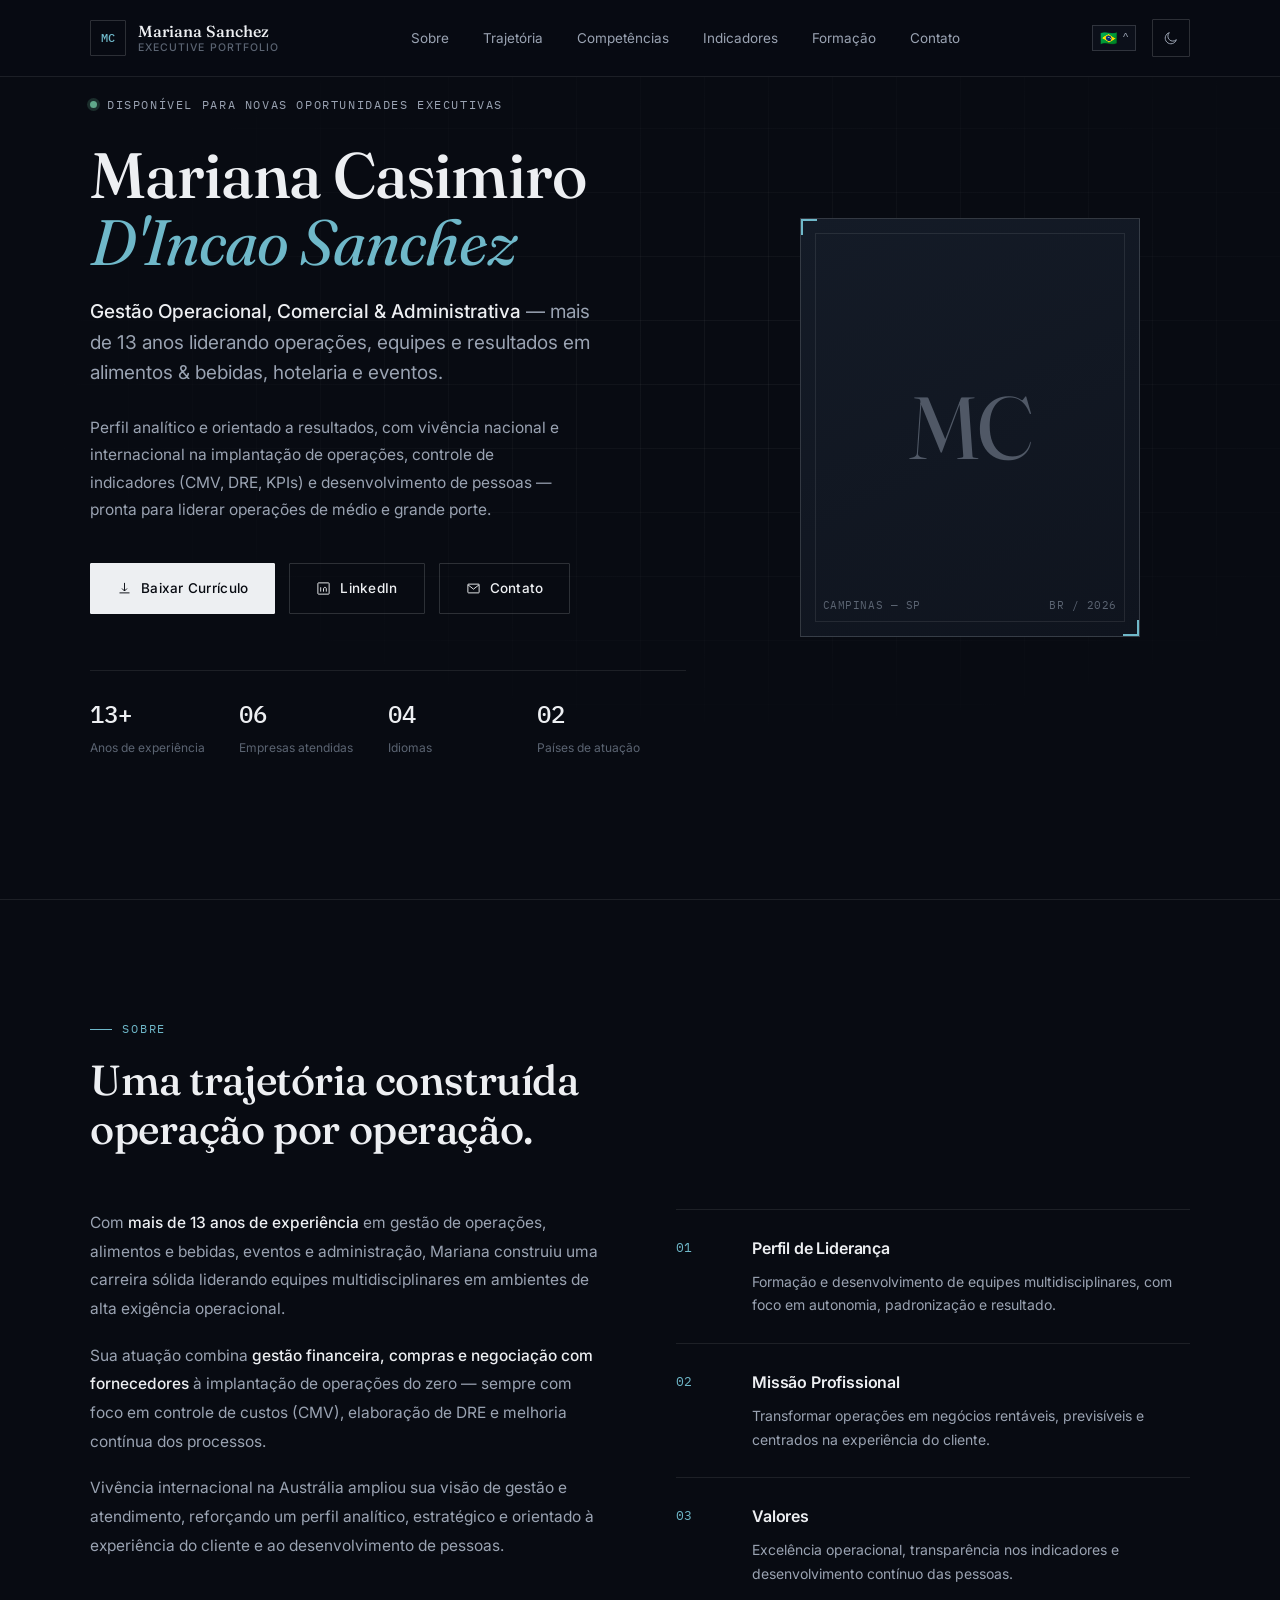
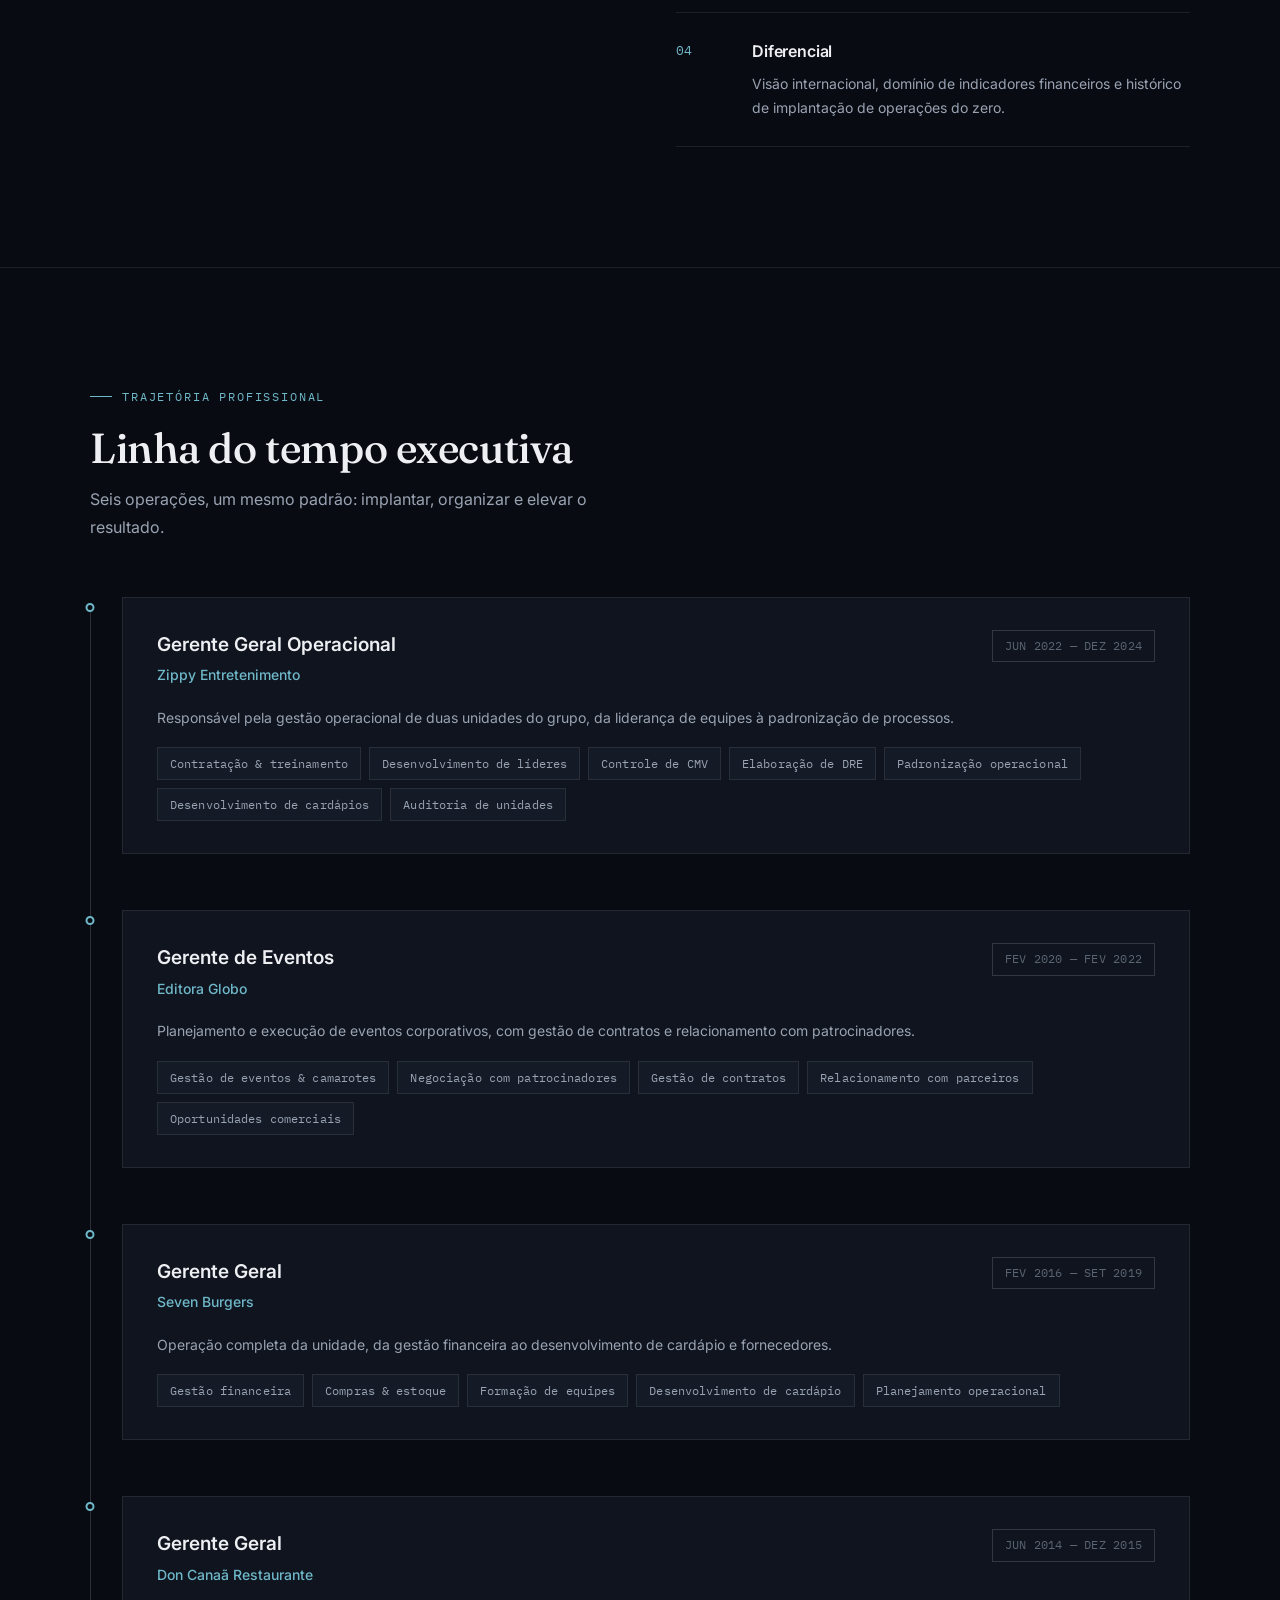
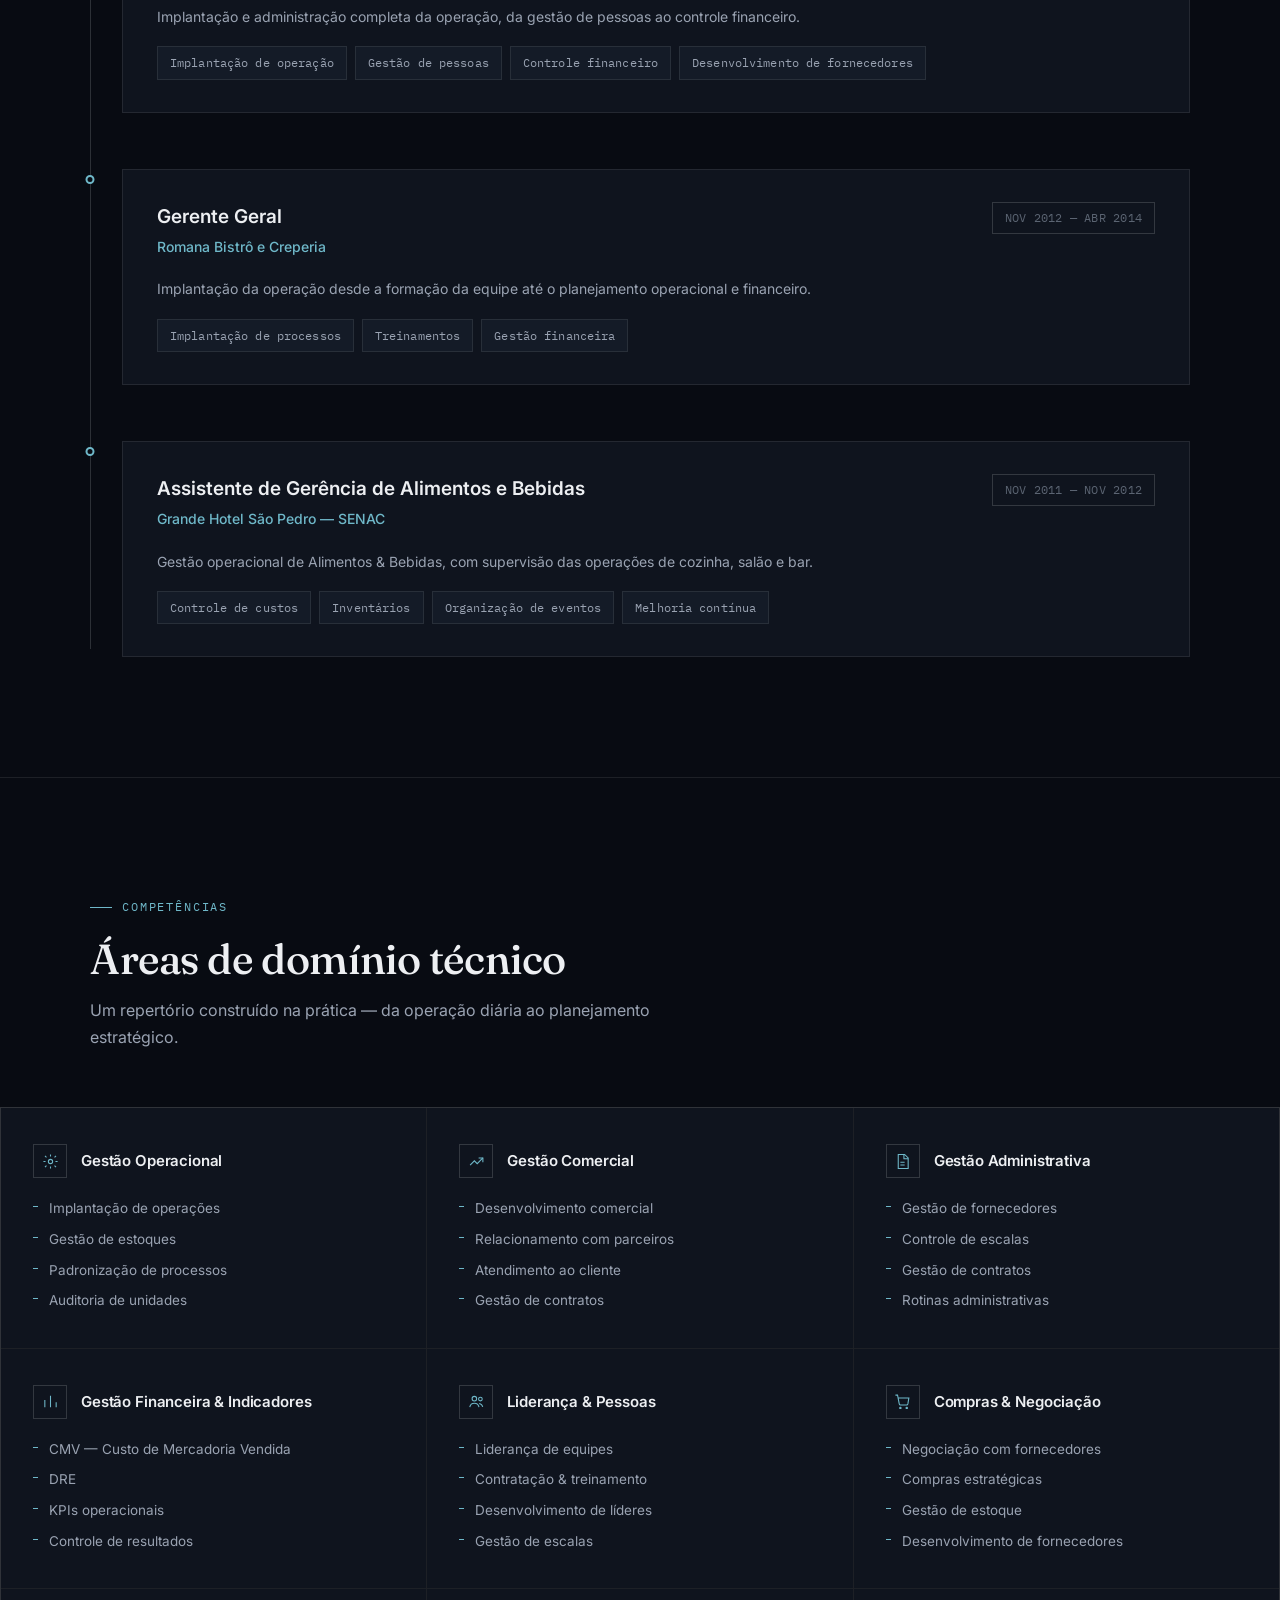
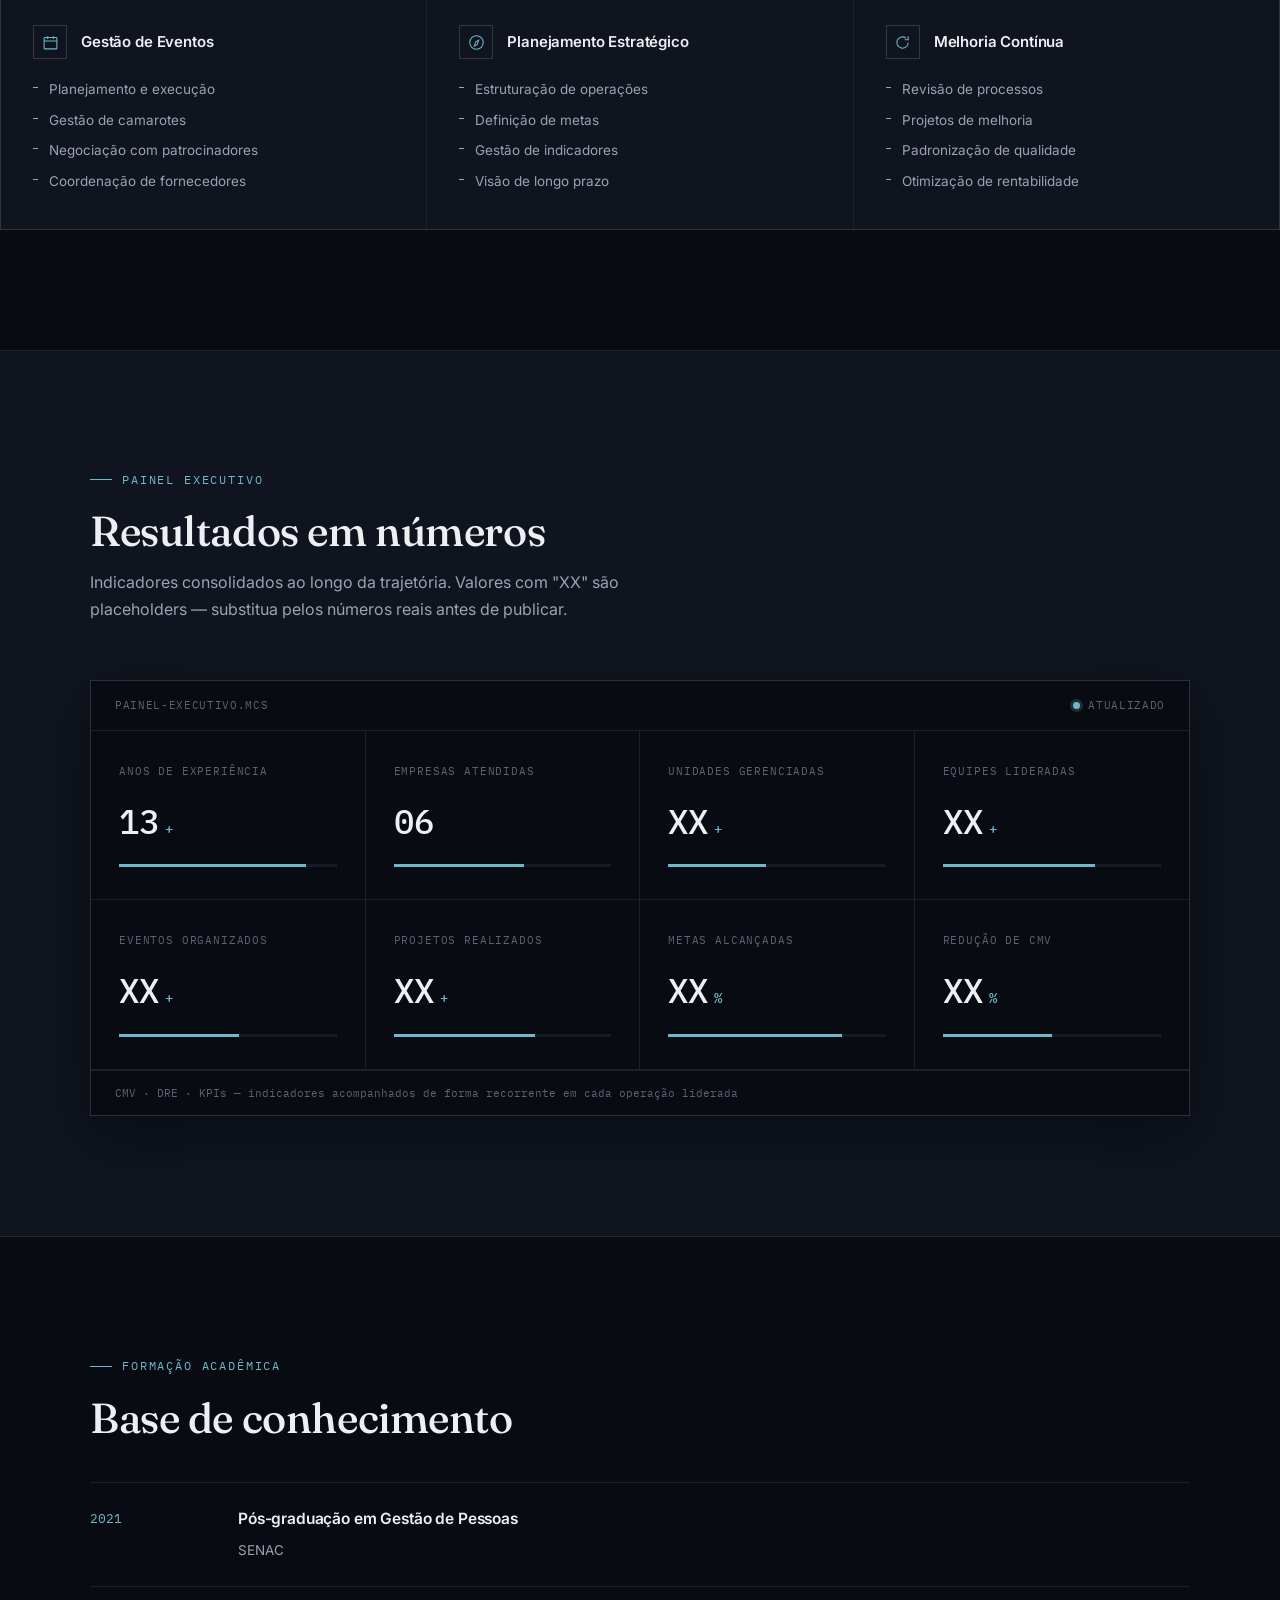
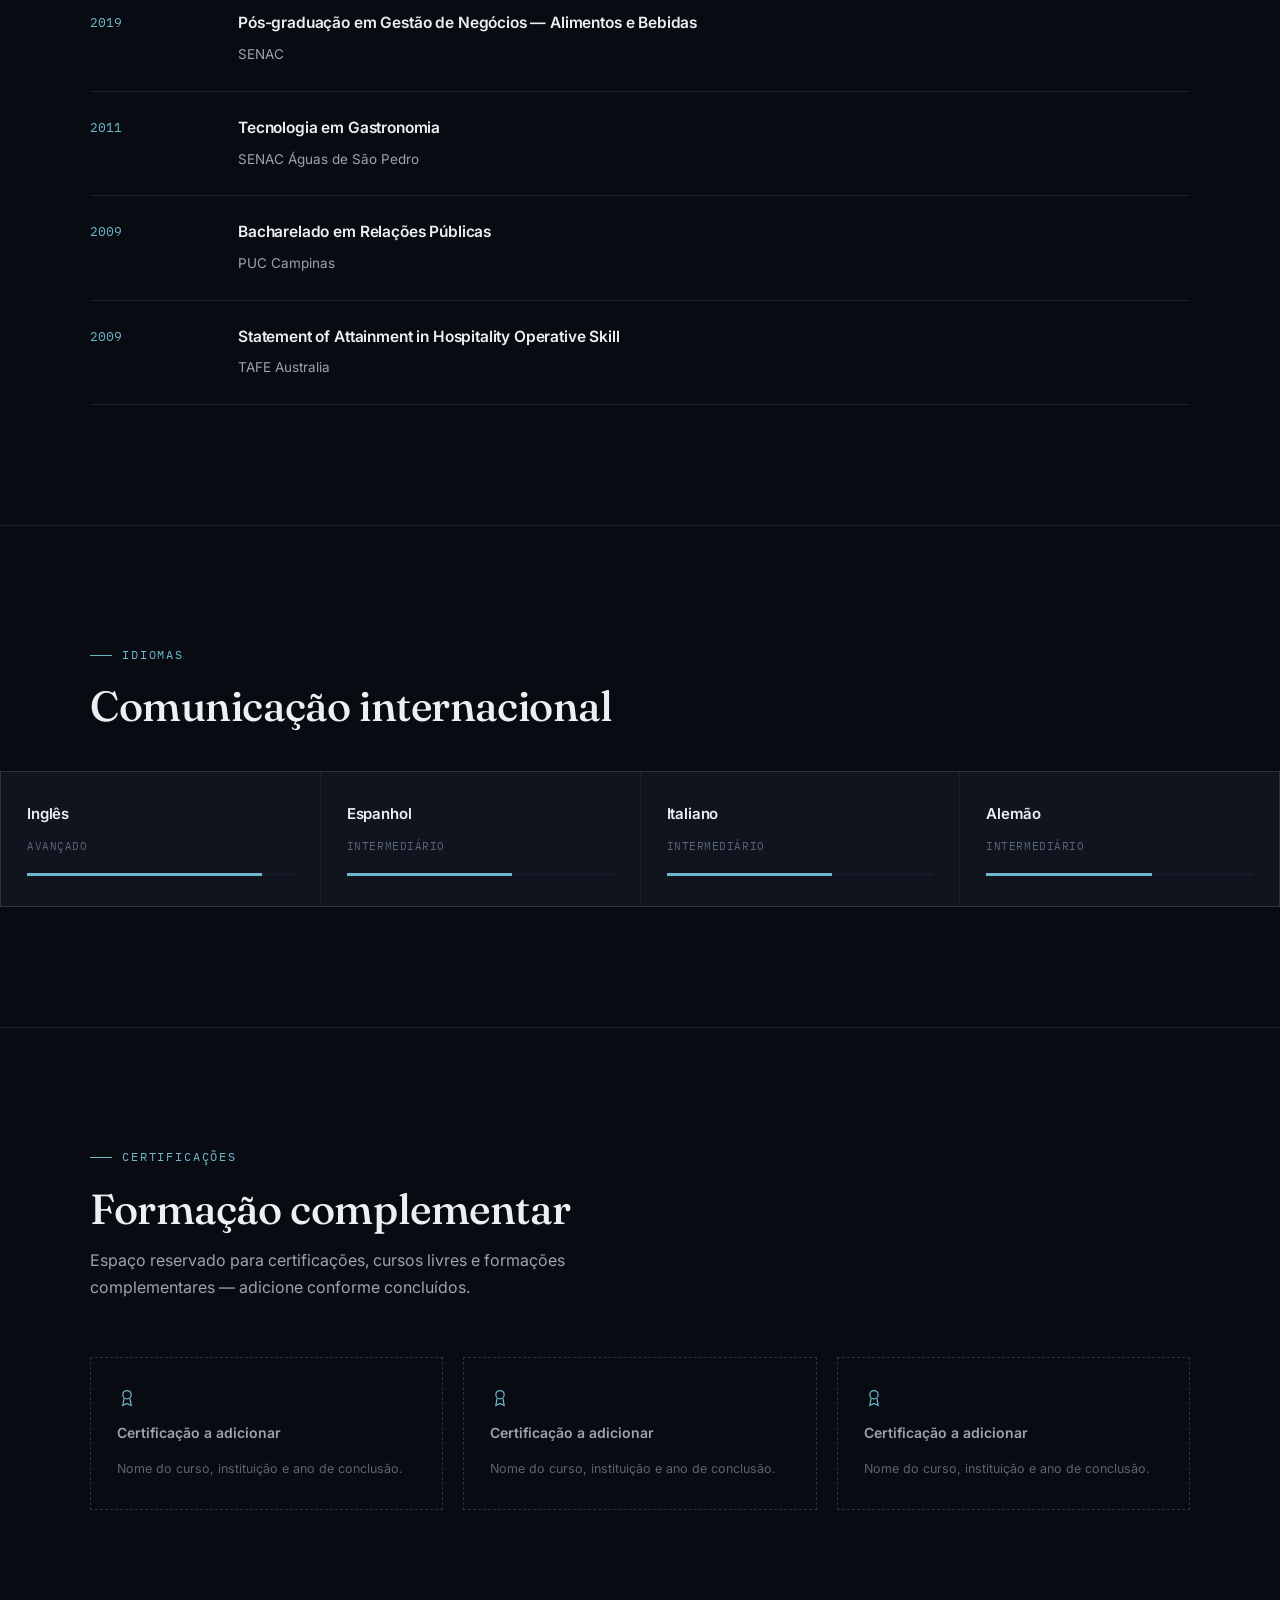
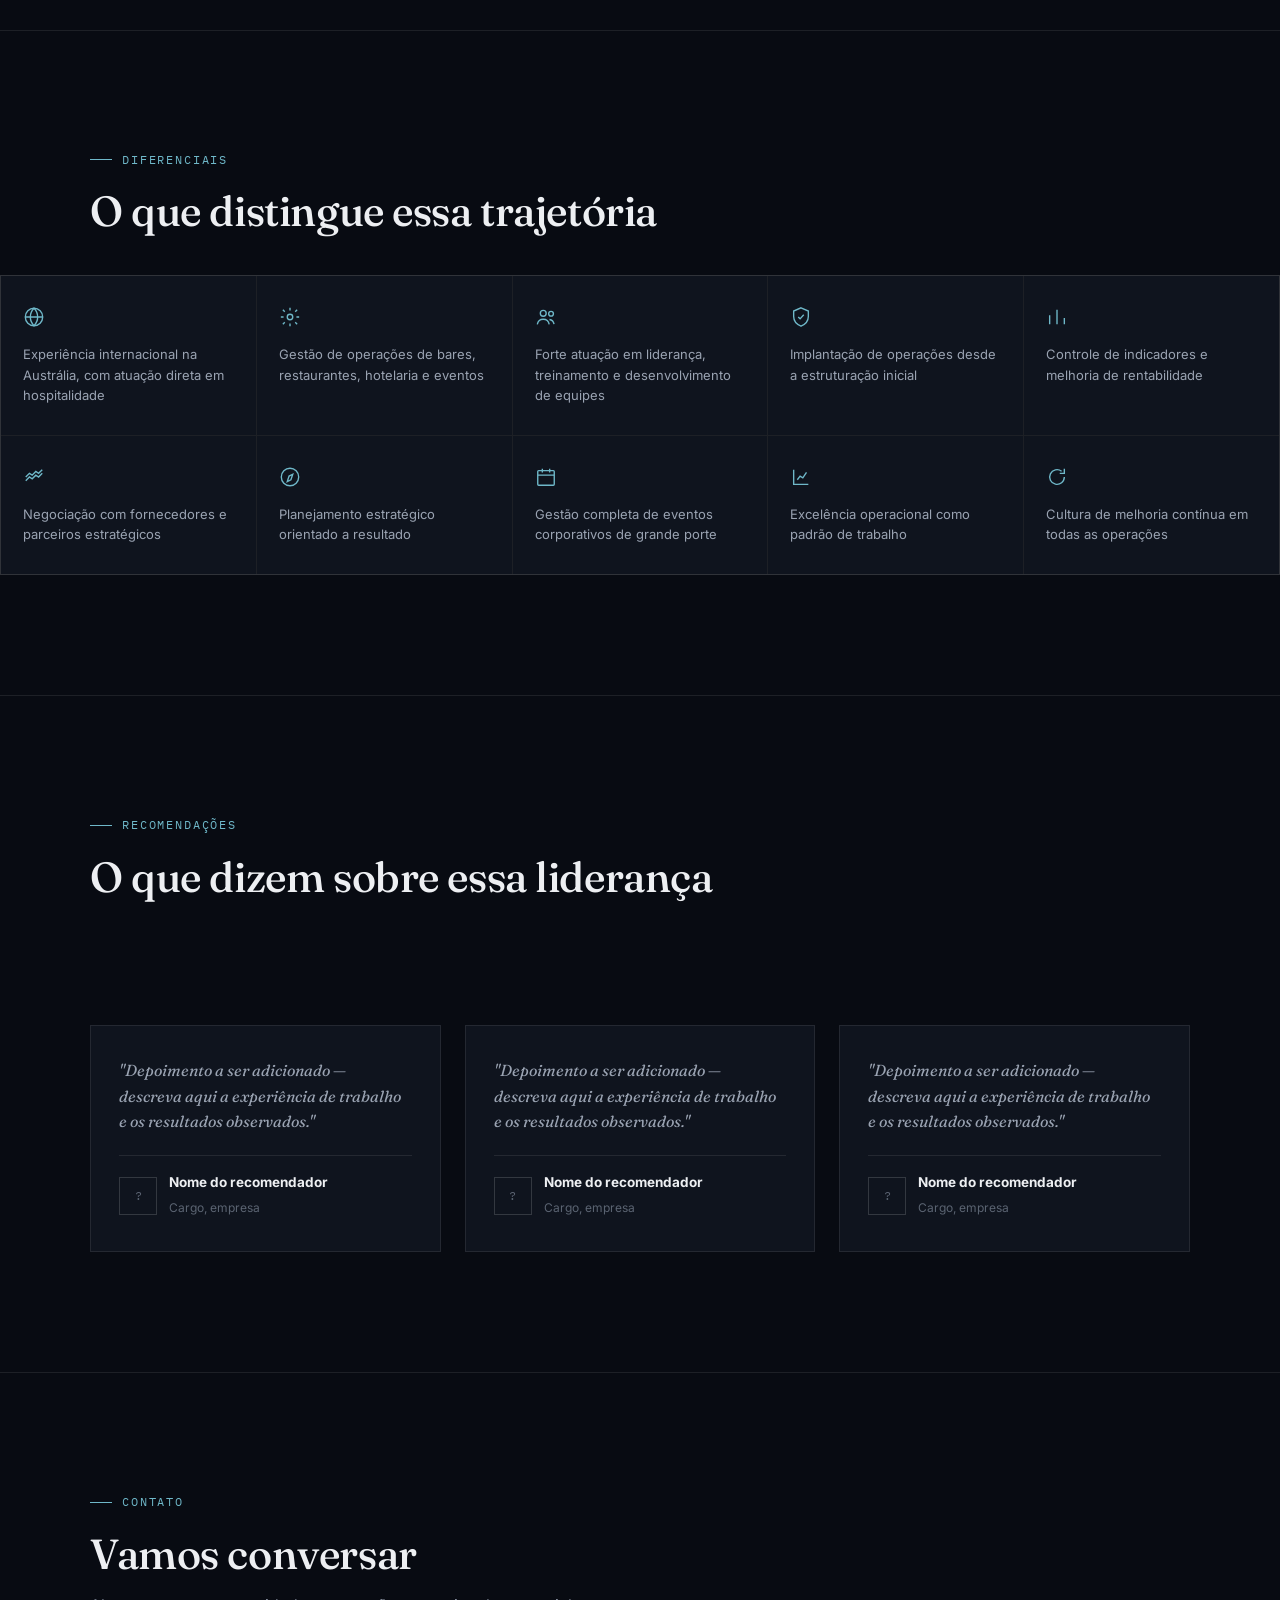
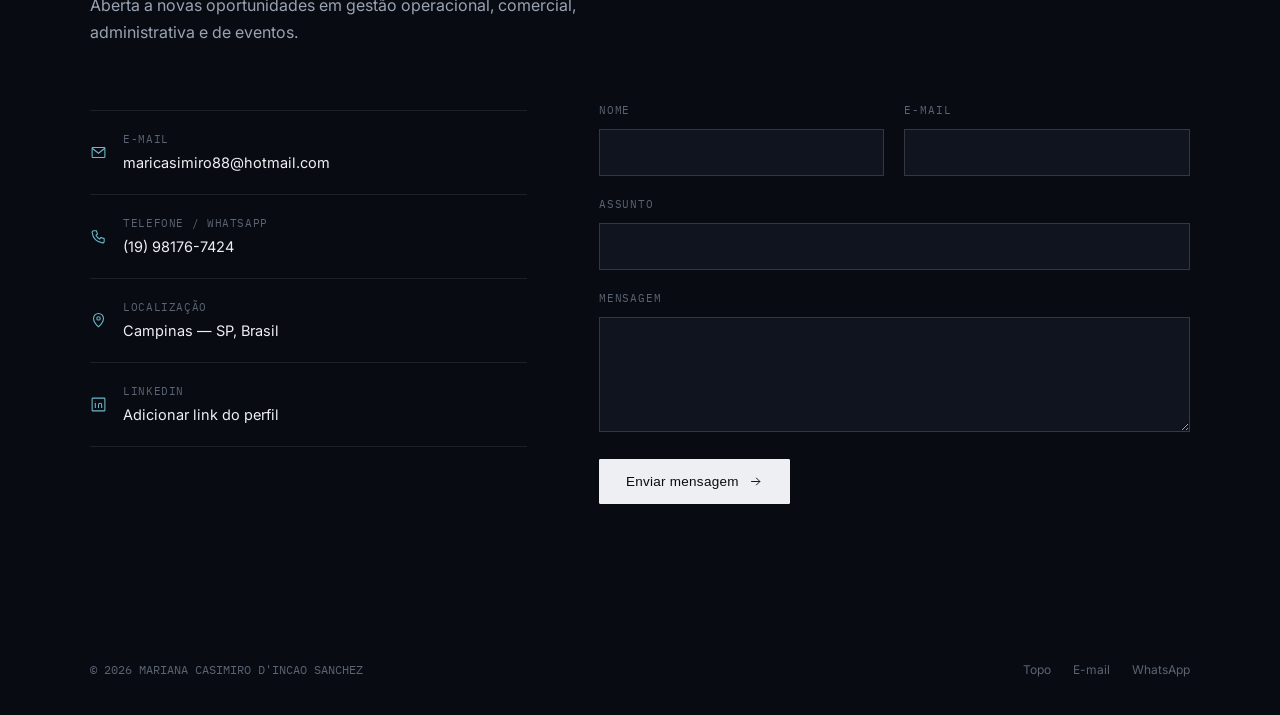
<file: index.html>
<!DOCTYPE html>
<html lang="pt-BR">
<head>
<meta charset="UTF-8">
<meta name="viewport" content="width=device-width, initial-scale=1.0">
<title>Mariana Casimiro D'Incao Sanchez — Gestão Operacional &amp; Estratégica</title>
<meta name="description" content="Portfólio executivo de Mariana Casimiro D'Incao Sanchez — 13+ anos em gestão operacional, comercial, administrativa e de eventos.">
<link rel="preconnect" href="https://fonts.googleapis.com">
<link rel="preconnect" href="https://fonts.gstatic.com" crossorigin>
<link href="https://fonts.googleapis.com/css2?family=Fraunces:opsz,wght@9..144,300;9..144,400;9..144,500;9..144,600&family=Inter:wght@300;400;500;600;700&family=IBM+Plex+Mono:wght@400;500&display=swap" rel="stylesheet">
<link rel="stylesheet" href="styles.css">
</head>
<body>
<svg width="0" height="0" style="position:absolute" aria-hidden="true" focusable="false">
<defs>
  <symbol id="ic-ops" viewBox="0 0 24 24" fill="none" stroke="currentColor" stroke-width="1.5"><circle cx="12" cy="12" r="3"/><path d="M12 2v3M12 19v3M4.2 4.2l2.1 2.1M17.7 17.7l2.1 2.1M2 12h3M19 12h3M4.2 19.8l2.1-2.1M17.7 6.3l2.1-2.1"/></symbol>
  <symbol id="ic-trend" viewBox="0 0 24 24" fill="none" stroke="currentColor" stroke-width="1.5"><path d="M3 17l6-6 4 4 8-8"/><path d="M15 7h6v6"/></symbol>
  <symbol id="ic-doc" viewBox="0 0 24 24" fill="none" stroke="currentColor" stroke-width="1.5"><path d="M6 2h9l5 5v15H6z"/><path d="M14 2v6h6M9 13h6M9 17h6"/></symbol>
  <symbol id="ic-bar" viewBox="0 0 24 24" fill="none" stroke="currentColor" stroke-width="1.5"><path d="M4 20V10M12 20V4M20 20v-7"/></symbol>
  <symbol id="ic-users" viewBox="0 0 24 24" fill="none" stroke="currentColor" stroke-width="1.5"><circle cx="9" cy="8" r="3.2"/><path d="M2.5 20c.7-3.6 3.2-5.5 6.5-5.5s5.8 1.9 6.5 5.5"/><circle cx="17.5" cy="8.5" r="2.6"/><path d="M15.8 14.7c2.6.4 4.4 2.1 5 5"/></symbol>
  <symbol id="ic-growth" viewBox="0 0 24 24" fill="none" stroke="currentColor" stroke-width="1.5"><path d="M4 4v16h16"/><path d="M8 15l3-4 3 2 4-6"/></symbol>
  <symbol id="ic-cart" viewBox="0 0 24 24" fill="none" stroke="currentColor" stroke-width="1.5"><circle cx="9" cy="21" r="1"/><circle cx="18" cy="21" r="1"/><path d="M2 3h3l2.4 12.4a2 2 0 0 0 2 1.6h8.2a2 2 0 0 0 2-1.6L21 7H6"/></symbol>
  <symbol id="ic-shake" viewBox="0 0 24 24" fill="none" stroke="currentColor" stroke-width="1.5"><path d="M3 12l4-4 3 2 4-4 3 2 4-4"/><path d="M3 16l4-4 3 2 4-4 3 2 4-4"/></symbol>
  <symbol id="ic-calendar" viewBox="0 0 24 24" fill="none" stroke="currentColor" stroke-width="1.5"><rect x="3" y="5" width="18" height="16" rx="1"/><path d="M8 3v4M16 3v4M3 10h18"/></symbol>
  <symbol id="ic-compass" viewBox="0 0 24 24" fill="none" stroke="currentColor" stroke-width="1.5"><circle cx="12" cy="12" r="9.5"/><path d="M15 9l-2 6-4 2 2-6z"/></symbol>
  <symbol id="ic-loop" viewBox="0 0 24 24" fill="none" stroke="currentColor" stroke-width="1.5"><path d="M20 12a8 8 0 1 1-3-6.2"/><path d="M20 3v5h-5"/></symbol>
  <symbol id="ic-globe" viewBox="0 0 24 24" fill="none" stroke="currentColor" stroke-width="1.5"><circle cx="12" cy="12" r="9.5"/><path d="M2.5 12h19M12 2.5c2.6 2.7 4 6 4 9.5s-1.4 6.8-4 9.5c-2.6-2.7-4-6-4-9.5s1.4-6.8 4-9.5z"/></symbol>
  <symbol id="ic-shield" viewBox="0 0 24 24" fill="none" stroke="currentColor" stroke-width="1.5"><path d="M12 2l8 3.5v6c0 5-3.4 8.6-8 10.5-4.6-1.9-8-5.5-8-10.5v-6z"/><path d="M9 12l2 2 4-4.5"/></symbol>
  <symbol id="ic-mail" viewBox="0 0 24 24" fill="none" stroke="currentColor" stroke-width="1.5"><rect x="3" y="5" width="18" height="14" rx="1"/><path d="M3 6l9 7 9-7"/></symbol>
  <symbol id="ic-phone" viewBox="0 0 24 24" fill="none" stroke="currentColor" stroke-width="1.5"><path d="M5 4h4l1.6 4.5-2.2 1.8a12 12 0 0 0 5.3 5.3l1.8-2.2L20 15v4a2 2 0 0 1-2.2 2C10 20.4 3.6 14 3 6.2A2 2 0 0 1 5 4z"/></symbol>
  <symbol id="ic-pin" viewBox="0 0 24 24" fill="none" stroke="currentColor" stroke-width="1.5"><path d="M12 21s7-6.6 7-12a7 7 0 0 0-14 0c0 5.4 7 12 7 12z"/><circle cx="12" cy="9" r="2.4"/></symbol>
  <symbol id="ic-linkedin" viewBox="0 0 24 24" fill="none" stroke="currentColor" stroke-width="1.5"><rect x="3" y="3" width="18" height="18" rx="1"/><path d="M7.5 10v7M7.5 7.2v.1M12 17v-4.2c0-1.6 1-2.6 2.4-2.6s2.1 1 2.1 2.6V17"/></symbol>
  <symbol id="ic-cv" viewBox="0 0 24 24" fill="none" stroke="currentColor" stroke-width="1.5"><path d="M12 3v13M12 16l-4-4M12 16l4-4"/><path d="M4 19h16"/></symbol>
  <symbol id="ic-arrow" viewBox="0 0 24 24" fill="none" stroke="currentColor" stroke-width="1.5"><path d="M5 12h14M13 6l6 6-6 6"/></symbol>
  <symbol id="ic-sun" viewBox="0 0 24 24" fill="none" stroke="currentColor" stroke-width="1.5"><circle cx="12" cy="12" r="4"/><path d="M12 2v2M12 20v2M4.2 4.2l1.4 1.4M18.4 18.4l1.4 1.4M2 12h2M20 12h2M4.2 19.8l1.4-1.4M18.4 5.6l1.4-1.4"/></symbol>
  <symbol id="ic-moon" viewBox="0 0 24 24" fill="none" stroke="currentColor" stroke-width="1.5"><path d="M20 14.5A8.5 8.5 0 1 1 9.5 4a7 7 0 0 0 10.5 10.5z"/></symbol>
  <symbol id="ic-menu" viewBox="0 0 24 24" fill="none" stroke="currentColor" stroke-width="1.5"><path d="M4 7h16M4 12h16M4 17h16"/></symbol>
  <symbol id="ic-x" viewBox="0 0 24 24" fill="none" stroke="currentColor" stroke-width="1.5"><path d="M6 6l12 12M18 6L6 18"/></symbol>
  <symbol id="ic-award" viewBox="0 0 24 24" fill="none" stroke="currentColor" stroke-width="1.5"><circle cx="12" cy="8" r="5"/><path d="M8.5 12.5L7 21l5-2.5 5 2.5-1.5-8.5"/></symbol>
</defs>
</svg>

<header>
  <nav class="wrap">
    <a href="#hero" class="brand">
      <span class="brand-mark">MC</span>
      <span class="brand-name">Mariana Sanchez<small>Executive Portfolio</small></span>
    </a>
    <ul class="navlinks">
      <li><a href="#sobre">Sobre</a></li>
      <li><a href="#trajetoria">Trajetória</a></li>
      <li><a href="#competencias">Competências</a></li>
      <li><a href="#indicadores">Indicadores</a></li>
      <li><a href="#formacao">Formação</a></li>
      <li><a href="#contato">Contato</a></li>
    </ul>
    <div class="nav-actions">
      <div class="lang-switch" id="langSwitch" role="group" aria-label="Selecionar idioma do site">
        <button class="lang-current" id="langToggle" aria-label="Abrir idiomas" aria-expanded="false" aria-controls="langMenu">
          <span class="lang-current-flag" id="langCurrentFlag">🇧🇷</span>
          <span class="lang-caret" aria-hidden="true">^</span>
        </button>
        <div class="lang-menu" id="langMenu">
          <button class="lang-btn is-active" data-lang="pt" aria-pressed="true" aria-label="Português" title="Português">🇧🇷</button>
          <button class="lang-btn" data-lang="en" aria-pressed="false" aria-label="English" title="English">🇺🇸</button>
          <button class="lang-btn" data-lang="de" aria-pressed="false" aria-label="Deutsch" title="Deutsch">🇩🇪</button>
        </div>
      </div>
      <button class="theme-toggle" id="themeToggle" aria-label="Alternar tema claro/escuro">
        <svg class="icon-moon"><use href="#ic-moon"></use></svg>
        <svg class="icon-sun"><use href="#ic-sun"></use></svg>
      </button>
      <button class="menu-btn" id="menuBtn" aria-label="Abrir menu" aria-expanded="false" aria-controls="mobilePanel">
        <svg style="width:16px;height:16px"><use href="#ic-menu" id="menuIcon"></use></svg>
      </button>
    </div>
  </nav>
  <div class="mobile-panel" id="mobilePanel">
    <a href="#sobre">Sobre</a>
    <a href="#trajetoria">Trajetória</a>
    <a href="#competencias">Competências</a>
    <a href="#indicadores">Indicadores</a>
    <a href="#formacao">Formação</a>
    <a href="#idiomas">Idiomas</a>
    <a href="#diferenciais">Diferenciais</a>
    <a href="#contato">Contato</a>
  </div>
</header>

<section class="hero" id="hero">
  <div class="hero-grid"></div>
  <div class="wrap hero-inner">
    <div class="hero-copy">
      <div class="hero-kicker"><span class="status-dot"></span><span>Disponível para novas oportunidades executivas</span></div>
      <h1>Mariana Casimiro<br><em>D'Incao Sanchez</em></h1>
      <p class="hero-role">
        <strong>Gestão Operacional, Comercial &amp; Administrativa</strong> — mais de 13 anos liderando operações, equipes e resultados em alimentos &amp; bebidas, hotelaria e eventos.
      </p>
      <p class="hero-summary">
        Perfil analítico e orientado a resultados, com vivência nacional e internacional na implantação de operações, controle de indicadores (CMV, DRE, KPIs) e desenvolvimento de pessoas — pronta para liderar operações de médio e grande porte.
      </p>
      <div class="cta-row">
        <a href="#contato" class="btn btn-primary"><svg><use href="#ic-cv"></use></svg>Baixar Currículo</a>
        <a href="#" target="_blank" rel="noopener" class="btn btn-ghost"><svg><use href="#ic-linkedin"></use></svg>LinkedIn</a>
        <a href="#contato" class="btn btn-ghost"><svg><use href="#ic-mail"></use></svg>Contato</a>
      </div>
      <div class="hero-stats">
        <div class="hero-stat"><b>13+</b><span>Anos de experiência</span></div>
        <div class="hero-stat"><b>06</b><span>Empresas atendidas</span></div>
        <div class="hero-stat"><b>04</b><span>Idiomas</span></div>
        <div class="hero-stat"><b>02</b><span>Países de atuação</span></div>
      </div>
    </div>
    <div class="hero-visual">
      <div class="avatar-frame">
        <div class="avatar-corner tl"></div>
        <div class="avatar-corner br"></div>
        <span class="avatar-mono">MC</span>
        <div class="avatar-tag"><span>Campinas — SP</span><span>BR / 2026</span></div>
      </div>
    </div>
  </div>
</section>

<section id="sobre">
  <div class="wrap">
    <div class="eyebrow">Sobre</div>
    <h2 class="section-title reveal">Uma trajetória construída<br>operação por operação.</h2>
    <div class="about-grid section-offset">
      <div class="about-text reveal">
        <p>Com <strong>mais de 13 anos de experiência</strong> em gestão de operações, alimentos e bebidas, eventos e administração, Mariana construiu uma carreira sólida liderando equipes multidisciplinares em ambientes de alta exigência operacional.</p>
        <p>Sua atuação combina <strong>gestão financeira, compras e negociação com fornecedores</strong> à implantação de operações do zero — sempre com foco em controle de custos (CMV), elaboração de DRE e melhoria contínua dos processos.</p>
        <p>Vivência internacional na Austrália ampliou sua visão de gestão e atendimento, reforçando um perfil analítico, estratégico e orientado à experiência do cliente e ao desenvolvimento de pessoas.</p>
      </div>
      <div class="pillars">
        <div class="pillar">
          <span class="pillar-idx">01</span>
          <div><h4>Perfil de Liderança</h4><p>Formação e desenvolvimento de equipes multidisciplinares, com foco em autonomia, padronização e resultado.</p></div>
        </div>
        <div class="pillar">
          <span class="pillar-idx">02</span>
          <div><h4>Missão Profissional</h4><p>Transformar operações em negócios rentáveis, previsíveis e centrados na experiência do cliente.</p></div>
        </div>
        <div class="pillar">
          <span class="pillar-idx">03</span>
          <div><h4>Valores</h4><p>Excelência operacional, transparência nos indicadores e desenvolvimento contínuo das pessoas.</p></div>
        </div>
        <div class="pillar">
          <span class="pillar-idx">04</span>
          <div><h4>Diferencial</h4><p>Visão internacional, domínio de indicadores financeiros e histórico de implantação de operações do zero.</p></div>
        </div>
      </div>
    </div>
  </div>
</section>

<section id="trajetoria" class="timeline">
  <div class="wrap">
    <div class="eyebrow">Trajetória Profissional</div>
    <h2 class="section-title reveal">Linha do tempo executiva</h2>
    <p class="section-sub reveal">Seis operações, um mesmo padrão: implantar, organizar e elevar o resultado.</p>

    <div class="timeline-track">
      <div class="tl-item reveal">
        <span class="tl-dot"></span>
        <div class="tl-card">
          <div class="tl-head">
            <div><div class="tl-role">Gerente Geral Operacional</div><div class="tl-company">Zippy Entretenimento</div></div>
            <span class="tl-period">JUN 2022 — DEZ 2024</span>
          </div>
          <p class="tl-desc">Responsável pela gestão operacional de duas unidades do grupo, da liderança de equipes à padronização de processos.</p>
          <div class="tl-tags">
            <span class="tl-tag">Contratação &amp; treinamento</span>
            <span class="tl-tag">Desenvolvimento de líderes</span>
            <span class="tl-tag">Controle de CMV</span>
            <span class="tl-tag">Elaboração de DRE</span>
            <span class="tl-tag">Padronização operacional</span>
            <span class="tl-tag">Desenvolvimento de cardápios</span>
            <span class="tl-tag">Auditoria de unidades</span>
          </div>
        </div>
      </div>

      <div class="tl-item reveal">
        <span class="tl-dot"></span>
        <div class="tl-card">
          <div class="tl-head">
            <div><div class="tl-role">Gerente de Eventos</div><div class="tl-company">Editora Globo</div></div>
            <span class="tl-period">FEV 2020 — FEV 2022</span>
          </div>
          <p class="tl-desc">Planejamento e execução de eventos corporativos, com gestão de contratos e relacionamento com patrocinadores.</p>
          <div class="tl-tags">
            <span class="tl-tag">Gestão de eventos &amp; camarotes</span>
            <span class="tl-tag">Negociação com patrocinadores</span>
            <span class="tl-tag">Gestão de contratos</span>
            <span class="tl-tag">Relacionamento com parceiros</span>
            <span class="tl-tag">Oportunidades comerciais</span>
          </div>
        </div>
      </div>

      <div class="tl-item reveal">
        <span class="tl-dot"></span>
        <div class="tl-card">
          <div class="tl-head">
            <div><div class="tl-role">Gerente Geral</div><div class="tl-company">Seven Burgers</div></div>
            <span class="tl-period">FEV 2016 — SET 2019</span>
          </div>
          <p class="tl-desc">Operação completa da unidade, da gestão financeira ao desenvolvimento de cardápio e fornecedores.</p>
          <div class="tl-tags">
            <span class="tl-tag">Gestão financeira</span>
            <span class="tl-tag">Compras &amp; estoque</span>
            <span class="tl-tag">Formação de equipes</span>
            <span class="tl-tag">Desenvolvimento de cardápio</span>
            <span class="tl-tag">Planejamento operacional</span>
          </div>
        </div>
      </div>

      <div class="tl-item reveal">
        <span class="tl-dot"></span>
        <div class="tl-card">
          <div class="tl-head">
            <div><div class="tl-role">Gerente Geral</div><div class="tl-company">Don Canaã Restaurante</div></div>
            <span class="tl-period">JUN 2014 — DEZ 2015</span>
          </div>
          <p class="tl-desc">Implantação e administração completa da operação, da gestão de pessoas ao controle financeiro.</p>
          <div class="tl-tags">
            <span class="tl-tag">Implantação de operação</span>
            <span class="tl-tag">Gestão de pessoas</span>
            <span class="tl-tag">Controle financeiro</span>
            <span class="tl-tag">Desenvolvimento de fornecedores</span>
          </div>
        </div>
      </div>

      <div class="tl-item reveal">
        <span class="tl-dot"></span>
        <div class="tl-card">
          <div class="tl-head">
            <div><div class="tl-role">Gerente Geral</div><div class="tl-company">Romana Bistrô e Creperia</div></div>
            <span class="tl-period">NOV 2012 — ABR 2014</span>
          </div>
          <p class="tl-desc">Implantação da operação desde a formação da equipe até o planejamento operacional e financeiro.</p>
          <div class="tl-tags">
            <span class="tl-tag">Implantação de processos</span>
            <span class="tl-tag">Treinamentos</span>
            <span class="tl-tag">Gestão financeira</span>
          </div>
        </div>
      </div>

      <div class="tl-item reveal">
        <span class="tl-dot"></span>
        <div class="tl-card">
          <div class="tl-head">
            <div><div class="tl-role">Assistente de Gerência de Alimentos e Bebidas</div><div class="tl-company">Grande Hotel São Pedro — SENAC</div></div>
            <span class="tl-period">NOV 2011 — NOV 2012</span>
          </div>
          <p class="tl-desc">Gestão operacional de Alimentos &amp; Bebidas, com supervisão das operações de cozinha, salão e bar.</p>
          <div class="tl-tags">
            <span class="tl-tag">Controle de custos</span>
            <span class="tl-tag">Inventários</span>
            <span class="tl-tag">Organização de eventos</span>
            <span class="tl-tag">Melhoria contínua</span>
          </div>
        </div>
      </div>
    </div>
  </div>
</section>

<section id="competencias">
  <div class="wrap">
    <div class="eyebrow">Competências</div>
    <h2 class="section-title reveal">Áreas de domínio técnico</h2>
    <p class="section-sub reveal">Um repertório construído na prática — da operação diária ao planejamento estratégico.</p>
  </div>
  <div class="comp-grid">
    <div class="comp-cat reveal"><div class="comp-cat-head"><span class="comp-icon"><svg><use href="#ic-ops"></use></svg></span><h4>Gestão Operacional</h4></div><ul class="comp-list"><li>Implantação de operações</li><li>Gestão de estoques</li><li>Padronização de processos</li><li>Auditoria de unidades</li></ul></div>
    <div class="comp-cat reveal"><div class="comp-cat-head"><span class="comp-icon"><svg><use href="#ic-trend"></use></svg></span><h4>Gestão Comercial</h4></div><ul class="comp-list"><li>Desenvolvimento comercial</li><li>Relacionamento com parceiros</li><li>Atendimento ao cliente</li><li>Gestão de contratos</li></ul></div>
    <div class="comp-cat reveal"><div class="comp-cat-head"><span class="comp-icon"><svg><use href="#ic-doc"></use></svg></span><h4>Gestão Administrativa</h4></div><ul class="comp-list"><li>Gestão de fornecedores</li><li>Controle de escalas</li><li>Gestão de contratos</li><li>Rotinas administrativas</li></ul></div>
    <div class="comp-cat reveal"><div class="comp-cat-head"><span class="comp-icon"><svg><use href="#ic-bar"></use></svg></span><h4>Gestão Financeira &amp; Indicadores</h4></div><ul class="comp-list"><li>CMV — Custo de Mercadoria Vendida</li><li>DRE</li><li>KPIs operacionais</li><li>Controle de resultados</li></ul></div>
    <div class="comp-cat reveal"><div class="comp-cat-head"><span class="comp-icon"><svg><use href="#ic-users"></use></svg></span><h4>Liderança &amp; Pessoas</h4></div><ul class="comp-list"><li>Liderança de equipes</li><li>Contratação &amp; treinamento</li><li>Desenvolvimento de líderes</li><li>Gestão de escalas</li></ul></div>
    <div class="comp-cat reveal"><div class="comp-cat-head"><span class="comp-icon"><svg><use href="#ic-cart"></use></svg></span><h4>Compras &amp; Negociação</h4></div><ul class="comp-list"><li>Negociação com fornecedores</li><li>Compras estratégicas</li><li>Gestão de estoque</li><li>Desenvolvimento de fornecedores</li></ul></div>
    <div class="comp-cat reveal"><div class="comp-cat-head"><span class="comp-icon"><svg><use href="#ic-calendar"></use></svg></span><h4>Gestão de Eventos</h4></div><ul class="comp-list"><li>Planejamento e execução</li><li>Gestão de camarotes</li><li>Negociação com patrocinadores</li><li>Coordenação de fornecedores</li></ul></div>
    <div class="comp-cat reveal"><div class="comp-cat-head"><span class="comp-icon"><svg><use href="#ic-compass"></use></svg></span><h4>Planejamento Estratégico</h4></div><ul class="comp-list"><li>Estruturação de operações</li><li>Definição de metas</li><li>Gestão de indicadores</li><li>Visão de longo prazo</li></ul></div>
    <div class="comp-cat reveal"><div class="comp-cat-head"><span class="comp-icon"><svg><use href="#ic-loop"></use></svg></span><h4>Melhoria Contínua</h4></div><ul class="comp-list"><li>Revisão de processos</li><li>Projetos de melhoria</li><li>Padronização de qualidade</li><li>Otimização de rentabilidade</li></ul></div>
  </div>
</section>

<section id="indicadores" class="dash-section">
  <div class="wrap">
    <div class="eyebrow">Painel Executivo</div>
    <h2 class="section-title reveal">Resultados em números</h2>
    <p class="section-sub reveal">Indicadores consolidados ao longo da trajetória. Valores com "XX" são placeholders — substitua pelos números reais antes de publicar.</p>

    <div class="console reveal">
      <div class="console-bar">
        <span>painel-executivo.mcs</span>
        <span class="console-live"><span class="status-dot"></span>atualizado</span>
      </div>
      <div class="kpi-grid">
        <div class="kpi"><div class="kpi-label">Anos de experiência</div><div class="kpi-value">13<span>+</span></div><div class="kpi-bar"><i style="width:86%"></i></div></div>
        <div class="kpi"><div class="kpi-label">Empresas atendidas</div><div class="kpi-value">06</div><div class="kpi-bar"><i style="width:60%"></i></div></div>
        <div class="kpi"><div class="kpi-label">Unidades gerenciadas</div><div class="kpi-value">XX<span>+</span></div><div class="kpi-bar"><i style="width:45%"></i></div></div>
        <div class="kpi"><div class="kpi-label">Equipes lideradas</div><div class="kpi-value">XX<span>+</span></div><div class="kpi-bar"><i style="width:70%"></i></div></div>
        <div class="kpi"><div class="kpi-label">Eventos organizados</div><div class="kpi-value">XX<span>+</span></div><div class="kpi-bar"><i style="width:55%"></i></div></div>
        <div class="kpi"><div class="kpi-label">Projetos realizados</div><div class="kpi-value">XX<span>+</span></div><div class="kpi-bar"><i style="width:65%"></i></div></div>
        <div class="kpi"><div class="kpi-label">Metas alcançadas</div><div class="kpi-value">XX<span>%</span></div><div class="kpi-bar"><i style="width:80%"></i></div></div>
        <div class="kpi"><div class="kpi-label">Redução de CMV</div><div class="kpi-value">XX<span>%</span></div><div class="kpi-bar"><i style="width:50%"></i></div></div>
      </div>
      <div class="console-foot">CMV · DRE · KPIs — indicadores acompanhados de forma recorrente em cada operação liderada</div>
    </div>
  </div>
</section>

<section id="formacao">
  <div class="wrap">
    <div class="eyebrow">Formação Acadêmica</div>
    <h2 class="section-title reveal">Base de conhecimento</h2>
    <div class="edu-list section-offset-sm">
      <div class="edu-item reveal"><span class="edu-year">2021</span><div class="edu-body"><h4>Pós-graduação em Gestão de Pessoas</h4><span>SENAC</span></div></div>
      <div class="edu-item reveal"><span class="edu-year">2019</span><div class="edu-body"><h4>Pós-graduação em Gestão de Negócios — Alimentos e Bebidas</h4><span>SENAC</span></div></div>
      <div class="edu-item reveal"><span class="edu-year">2011</span><div class="edu-body"><h4>Tecnologia em Gastronomia</h4><span>SENAC Águas de São Pedro</span></div></div>
      <div class="edu-item reveal"><span class="edu-year">2009</span><div class="edu-body"><h4>Bacharelado em Relações Públicas</h4><span>PUC Campinas</span></div></div>
      <div class="edu-item reveal"><span class="edu-year">2009</span><div class="edu-body"><h4>Statement of Attainment in Hospitality Operative Skill</h4><span>TAFE Australia</span></div></div>
    </div>
  </div>
</section>

<section id="idiomas">
  <div class="wrap">
    <div class="eyebrow">Idiomas</div>
    <h2 class="section-title reveal">Comunicação internacional</h2>
  </div>
  <div class="lang-grid section-offset-sm">
    <div class="lang-card reveal"><h4>Inglês</h4><span>Avançado</span><div class="lang-bar"><i style="width:88%"></i></div></div>
    <div class="lang-card reveal"><h4>Espanhol</h4><span>Intermediário</span><div class="lang-bar"><i style="width:62%"></i></div></div>
    <div class="lang-card reveal"><h4>Italiano</h4><span>Intermediário</span><div class="lang-bar"><i style="width:62%"></i></div></div>
    <div class="lang-card reveal"><h4>Alemão</h4><span>Intermediário</span><div class="lang-bar"><i style="width:62%"></i></div></div>
  </div>
</section>

<section id="certificacoes">
  <div class="wrap">
    <div class="eyebrow">Certificações</div>
    <h2 class="section-title reveal">Formação complementar</h2>
    <p class="section-sub reveal">Espaço reservado para certificações, cursos livres e formações complementares — adicione conforme concluídos.</p>
    <div class="cert-grid">
      <div class="cert-card reveal"><svg><use href="#ic-award"></use></svg><b>Certificação a adicionar</b><small>Nome do curso, instituição e ano de conclusão.</small></div>
      <div class="cert-card reveal"><svg><use href="#ic-award"></use></svg><b>Certificação a adicionar</b><small>Nome do curso, instituição e ano de conclusão.</small></div>
      <div class="cert-card reveal"><svg><use href="#ic-award"></use></svg><b>Certificação a adicionar</b><small>Nome do curso, instituição e ano de conclusão.</small></div>
    </div>
  </div>
</section>

<section id="diferenciais">
  <div class="wrap">
    <div class="eyebrow">Diferenciais</div>
    <h2 class="section-title reveal">O que distingue essa trajetória</h2>
  </div>
  <div class="diff-grid section-offset-sm">
    <div class="diff-card reveal"><svg><use href="#ic-globe"></use></svg><p>Experiência internacional na Austrália, com atuação direta em hospitalidade</p></div>
    <div class="diff-card reveal"><svg><use href="#ic-ops"></use></svg><p>Gestão de operações de bares, restaurantes, hotelaria e eventos</p></div>
    <div class="diff-card reveal"><svg><use href="#ic-users"></use></svg><p>Forte atuação em liderança, treinamento e desenvolvimento de equipes</p></div>
    <div class="diff-card reveal"><svg><use href="#ic-shield"></use></svg><p>Implantação de operações desde a estruturação inicial</p></div>
    <div class="diff-card reveal"><svg><use href="#ic-bar"></use></svg><p>Controle de indicadores e melhoria de rentabilidade</p></div>
    <div class="diff-card reveal"><svg><use href="#ic-shake"></use></svg><p>Negociação com fornecedores e parceiros estratégicos</p></div>
    <div class="diff-card reveal"><svg><use href="#ic-compass"></use></svg><p>Planejamento estratégico orientado a resultado</p></div>
    <div class="diff-card reveal"><svg><use href="#ic-calendar"></use></svg><p>Gestão completa de eventos corporativos de grande porte</p></div>
    <div class="diff-card reveal"><svg><use href="#ic-growth"></use></svg><p>Excelência operacional como padrão de trabalho</p></div>
    <div class="diff-card reveal"><svg><use href="#ic-loop"></use></svg><p>Cultura de melhoria contínua em todas as operações</p></div>
  </div>
</section>

<section id="recomendacoes">
  <div class="wrap">
    <div class="eyebrow">Recomendações</div>
    <h2 class="section-title reveal">O que dizem sobre essa liderança</h2>
    <p class="section-sub reveal">Espaço reservado para depoimentos de gestores, sócios ou parceiros — adicione conforme recebidos.</p>
    <div class="rec-grid">
      <div class="rec-card reveal"><p class="rec-quote">"Depoimento a ser adicionado — descreva aqui a experiência de trabalho e os resultados observados."</p><div class="rec-who"><span class="rec-avatar">?</span><div><b>Nome do recomendador</b><span>Cargo, empresa</span></div></div></div>
      <div class="rec-card reveal"><p class="rec-quote">"Depoimento a ser adicionado — descreva aqui a experiência de trabalho e os resultados observados."</p><div class="rec-who"><span class="rec-avatar">?</span><div><b>Nome do recomendador</b><span>Cargo, empresa</span></div></div></div>
      <div class="rec-card reveal"><p class="rec-quote">"Depoimento a ser adicionado — descreva aqui a experiência de trabalho e os resultados observados."</p><div class="rec-who"><span class="rec-avatar">?</span><div><b>Nome do recomendador</b><span>Cargo, empresa</span></div></div></div>
    </div>
  </div>
</section>

<section id="contato" class="contact-section">
  <div class="wrap">
    <div class="eyebrow">Contato</div>
    <h2 class="section-title reveal">Vamos conversar</h2>
    <p class="section-sub reveal">Aberta a novas oportunidades em gestão operacional, comercial, administrativa e de eventos.</p>

    <div class="contact-grid">
      <div class="reveal">
        <div class="contact-list">
          <div class="contact-row"><svg><use href="#ic-mail"></use></svg><div class="rowtext"><span class="lbl">E-mail</span><a href="mailto:maricasimiro88@hotmail.com">maricasimiro88@hotmail.com</a></div></div>
          <div class="contact-row"><svg><use href="#ic-phone"></use></svg><div class="rowtext"><span class="lbl">Telefone / WhatsApp</span><a href="https://wa.me/5519981767424" target="_blank" rel="noopener">(19) 98176-7424</a></div></div>
          <div class="contact-row"><svg><use href="#ic-pin"></use></svg><div class="rowtext"><span class="lbl">Localização</span><span class="val">Campinas — SP, Brasil</span></div></div>
          <div class="contact-row"><svg><use href="#ic-linkedin"></use></svg><div class="rowtext"><span class="lbl">LinkedIn</span><a href="#" target="_blank" rel="noopener">Adicionar link do perfil</a></div></div>
        </div>
      </div>
      <div class="reveal">
        <form action="mailto:maricasimiro88@hotmail.com" method="get" enctype="text/plain">
          <div class="form-row">
            <div class="form-field"><label for="fname">Nome</label><input id="fname" name="nome" type="text" required></div>
            <div class="form-field"><label for="femail">E-mail</label><input id="femail" name="email" type="email" required></div>
          </div>
          <div class="form-field"><label for="fsubject">Assunto</label><input id="fsubject" name="assunto" type="text"></div>
          <div class="form-field"><label for="fmsg">Mensagem</label><textarea id="fmsg" name="mensagem" rows="5" required></textarea></div>
          <button type="submit" class="btn btn-primary">Enviar mensagem <svg><use href="#ic-arrow"></use></svg></button>
        </form>
      </div>
    </div>
  </div>
</section>

<footer>
  <div class="wrap footer-row">
    <p>© 2026 MARIANA CASIMIRO D'INCAO SANCHEZ</p>
    <div class="footer-links">
      <a href="#hero">Topo</a>
      <a href="mailto:maricasimiro88@hotmail.com">E-mail</a>
      <a href="https://wa.me/5519981767424" target="_blank" rel="noopener">WhatsApp</a>
    </div>
  </div>
</footer>

<script src="script.js"></script>
</body>
</html>
</file>
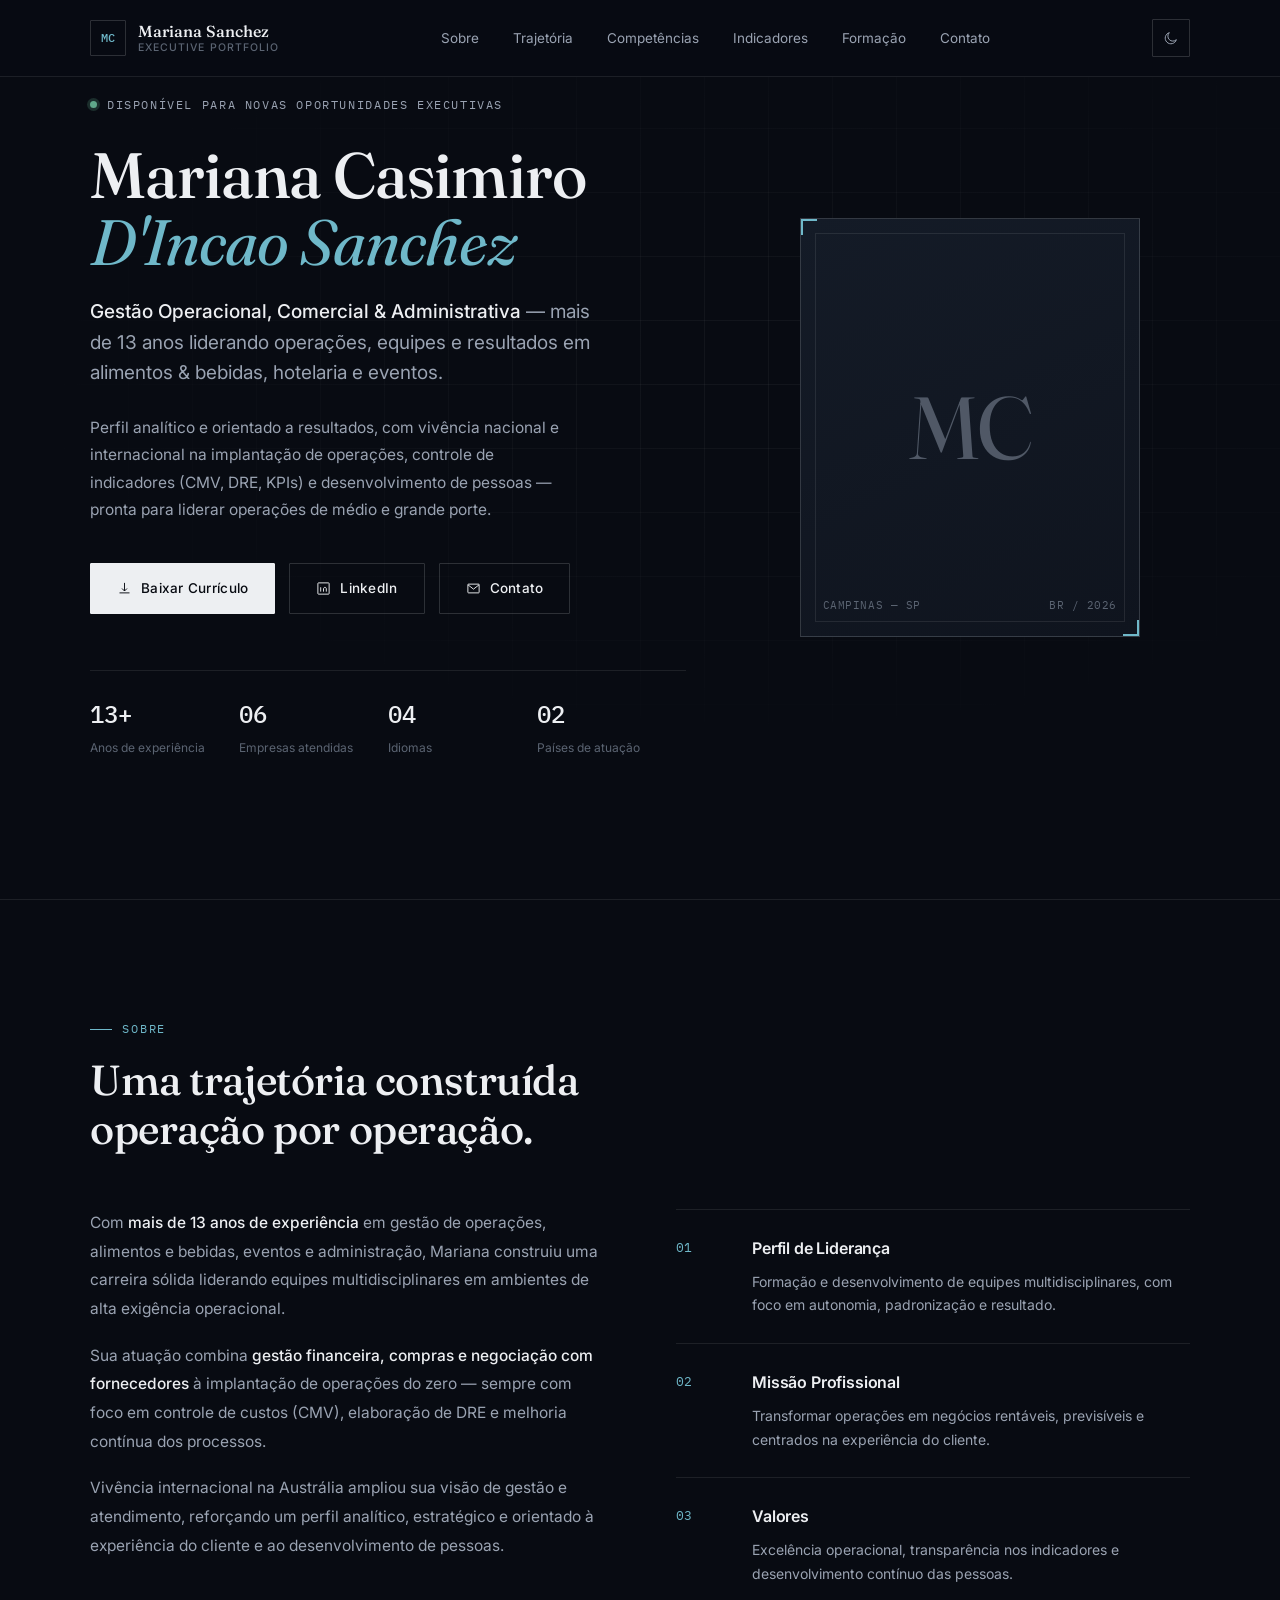
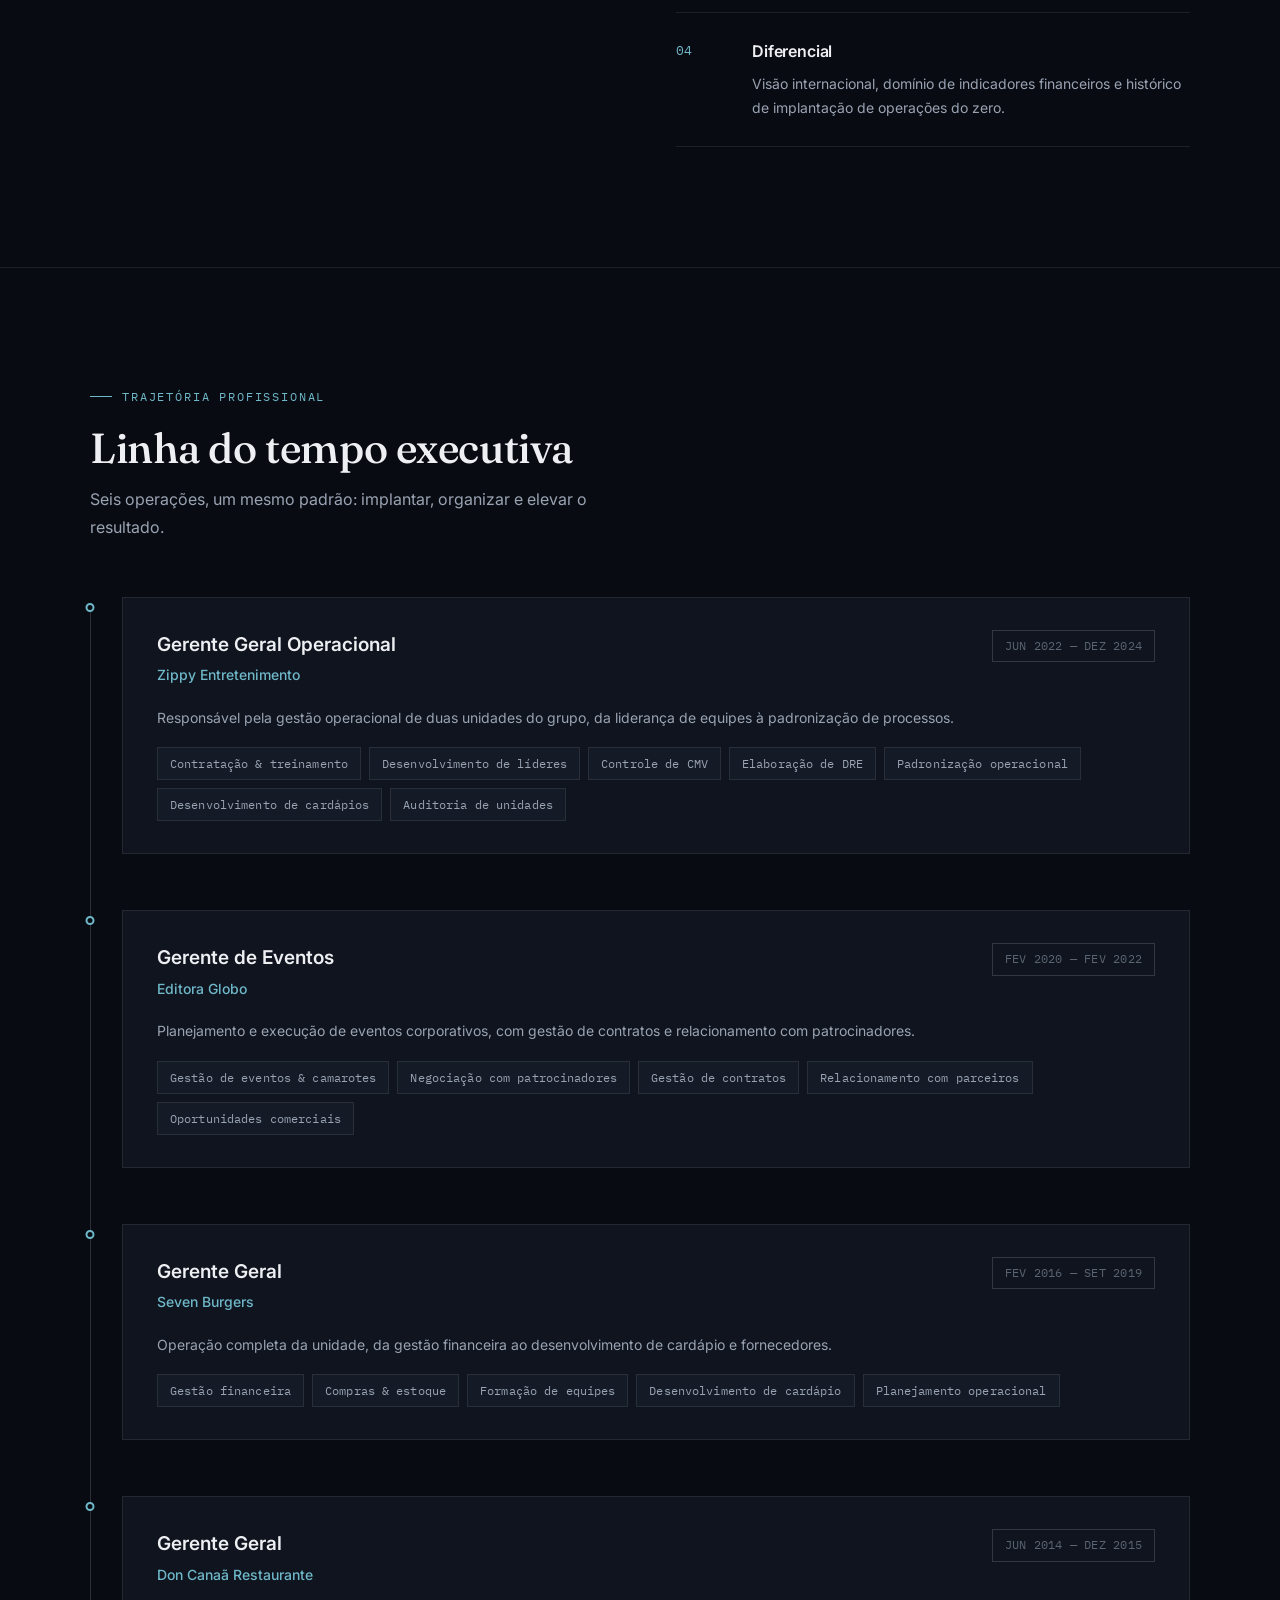
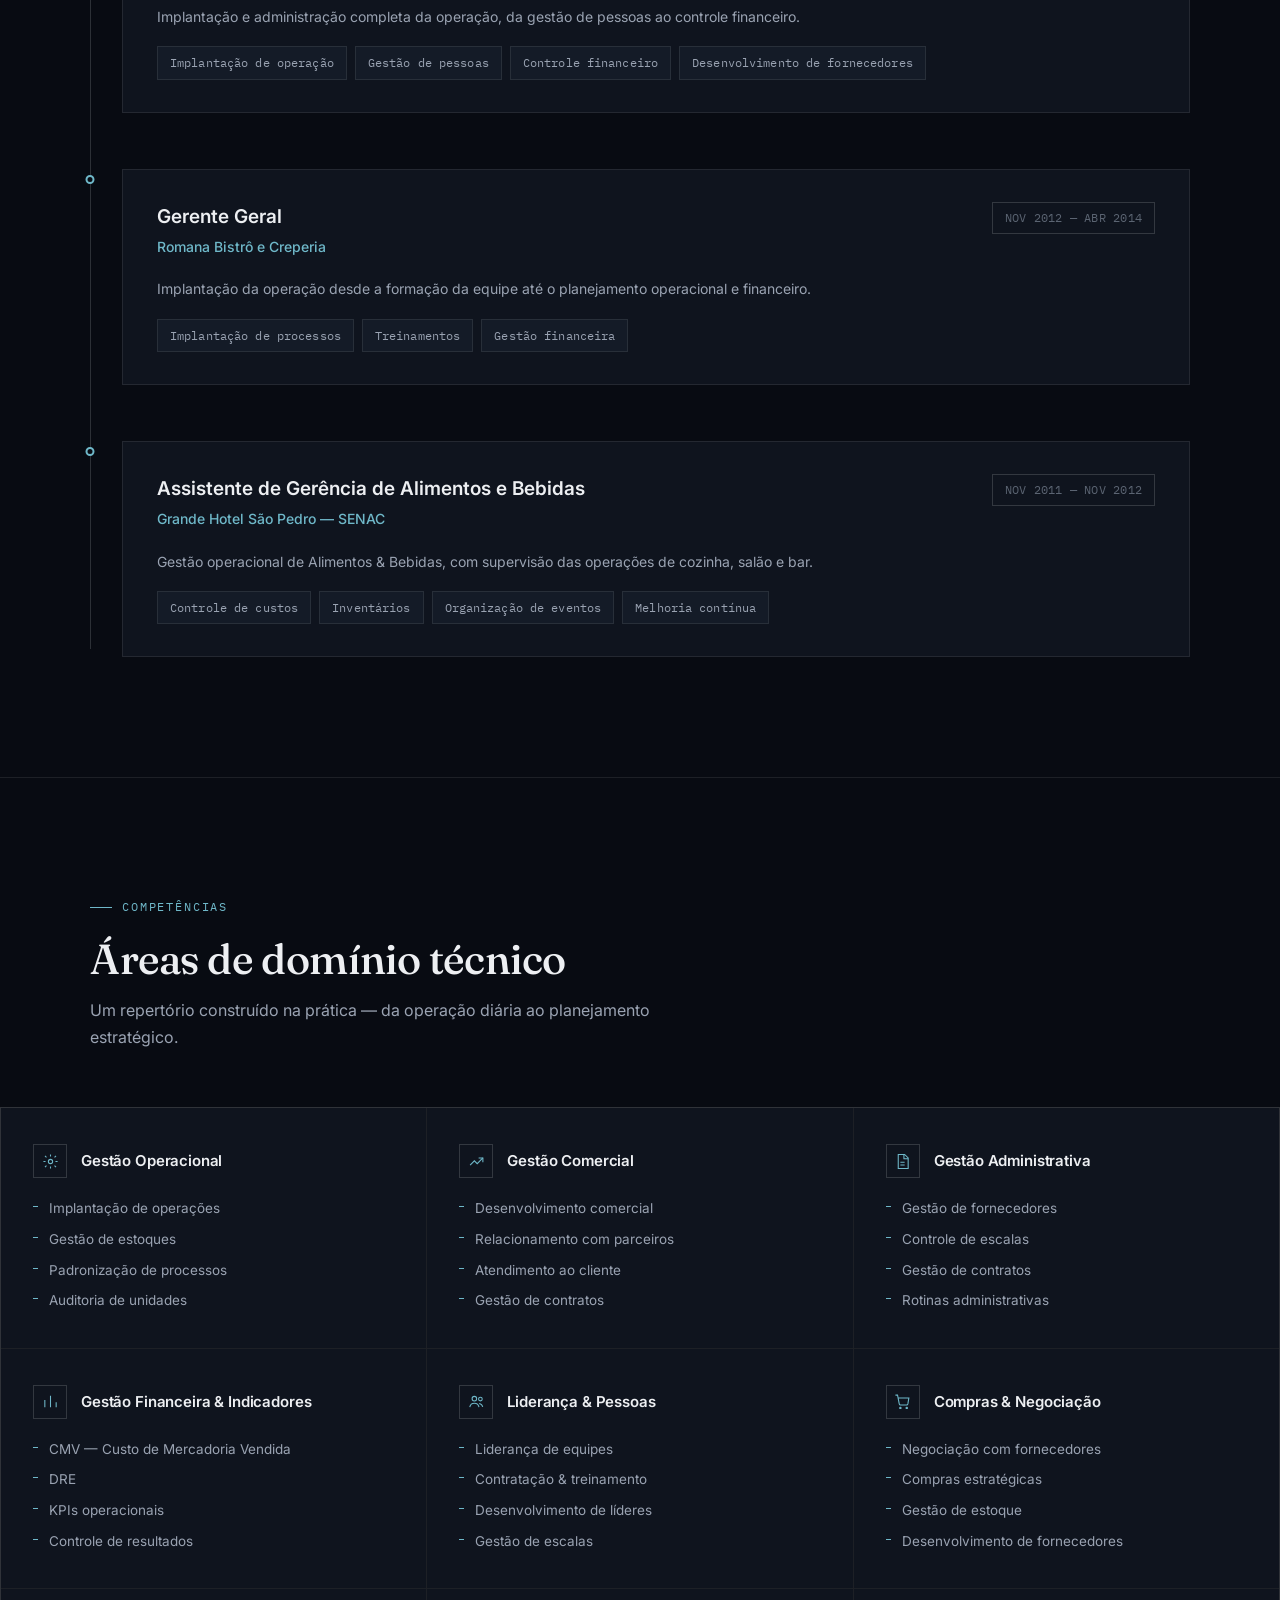
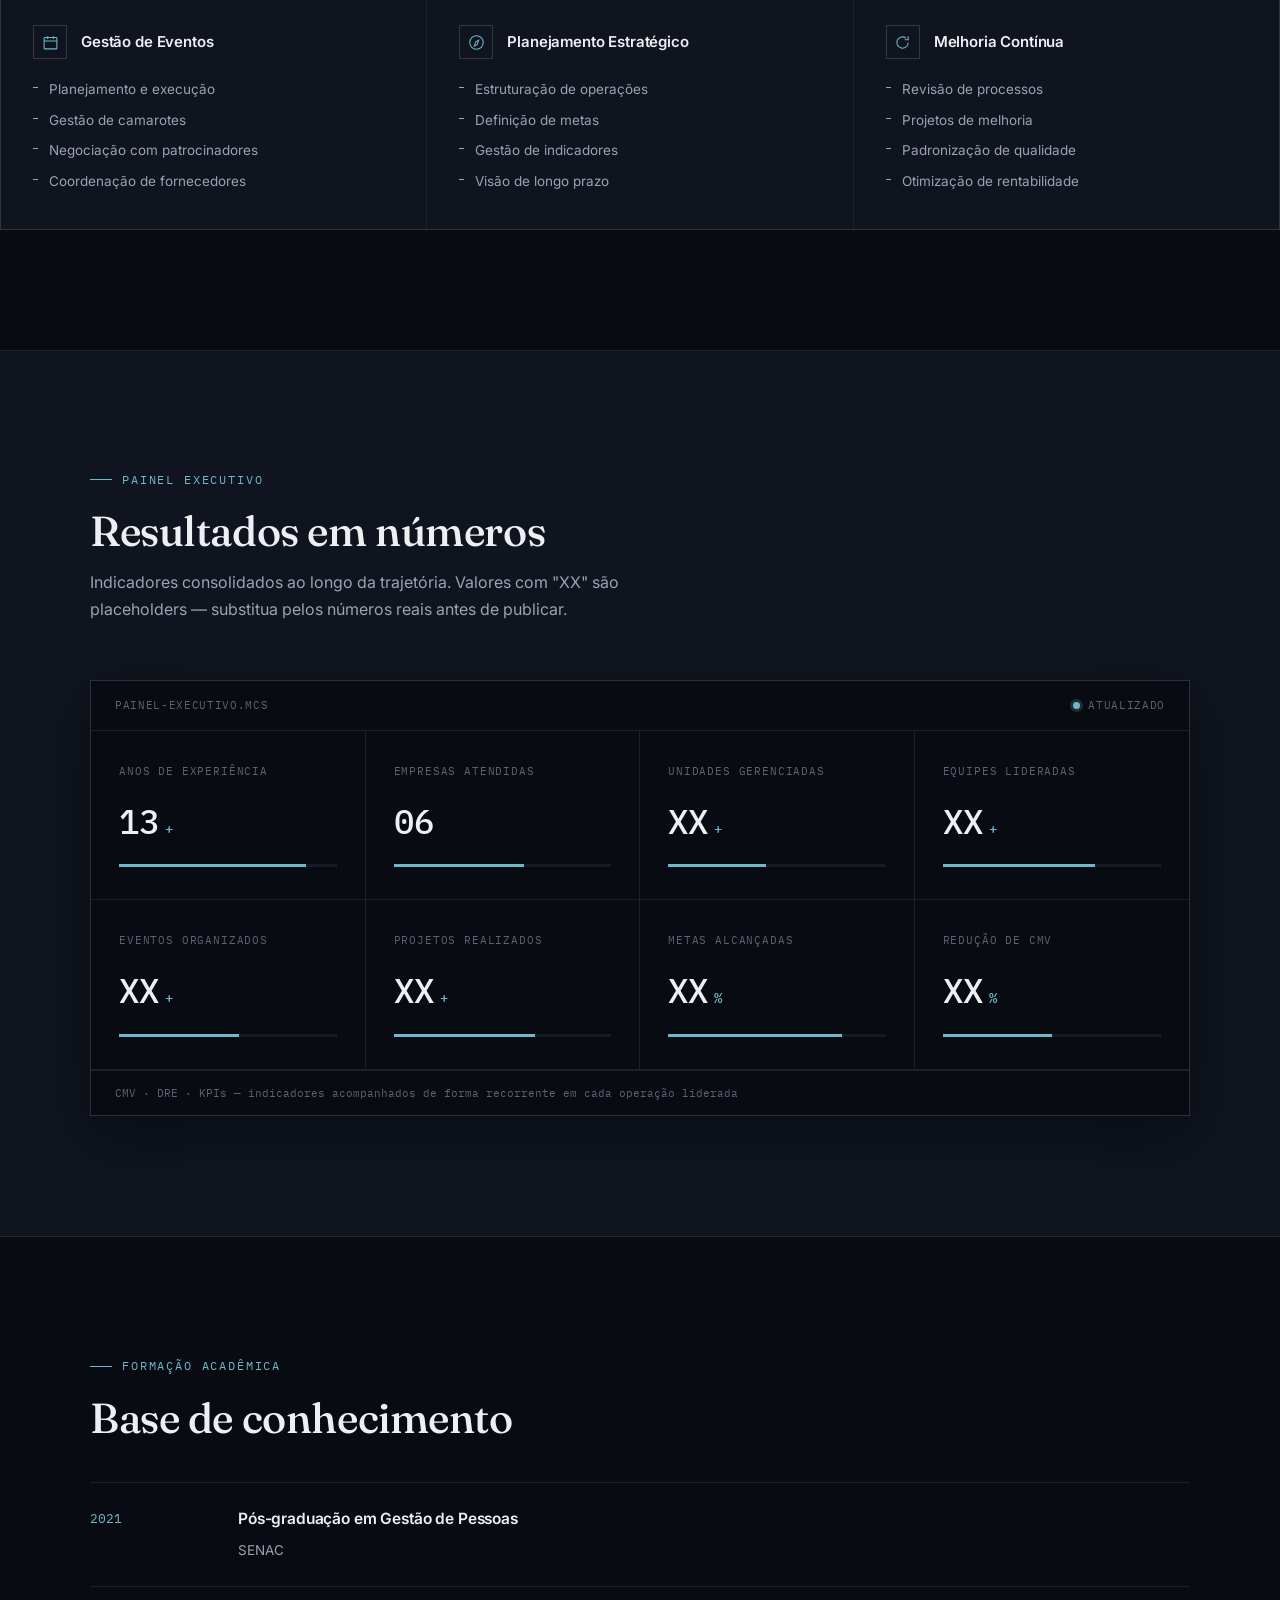
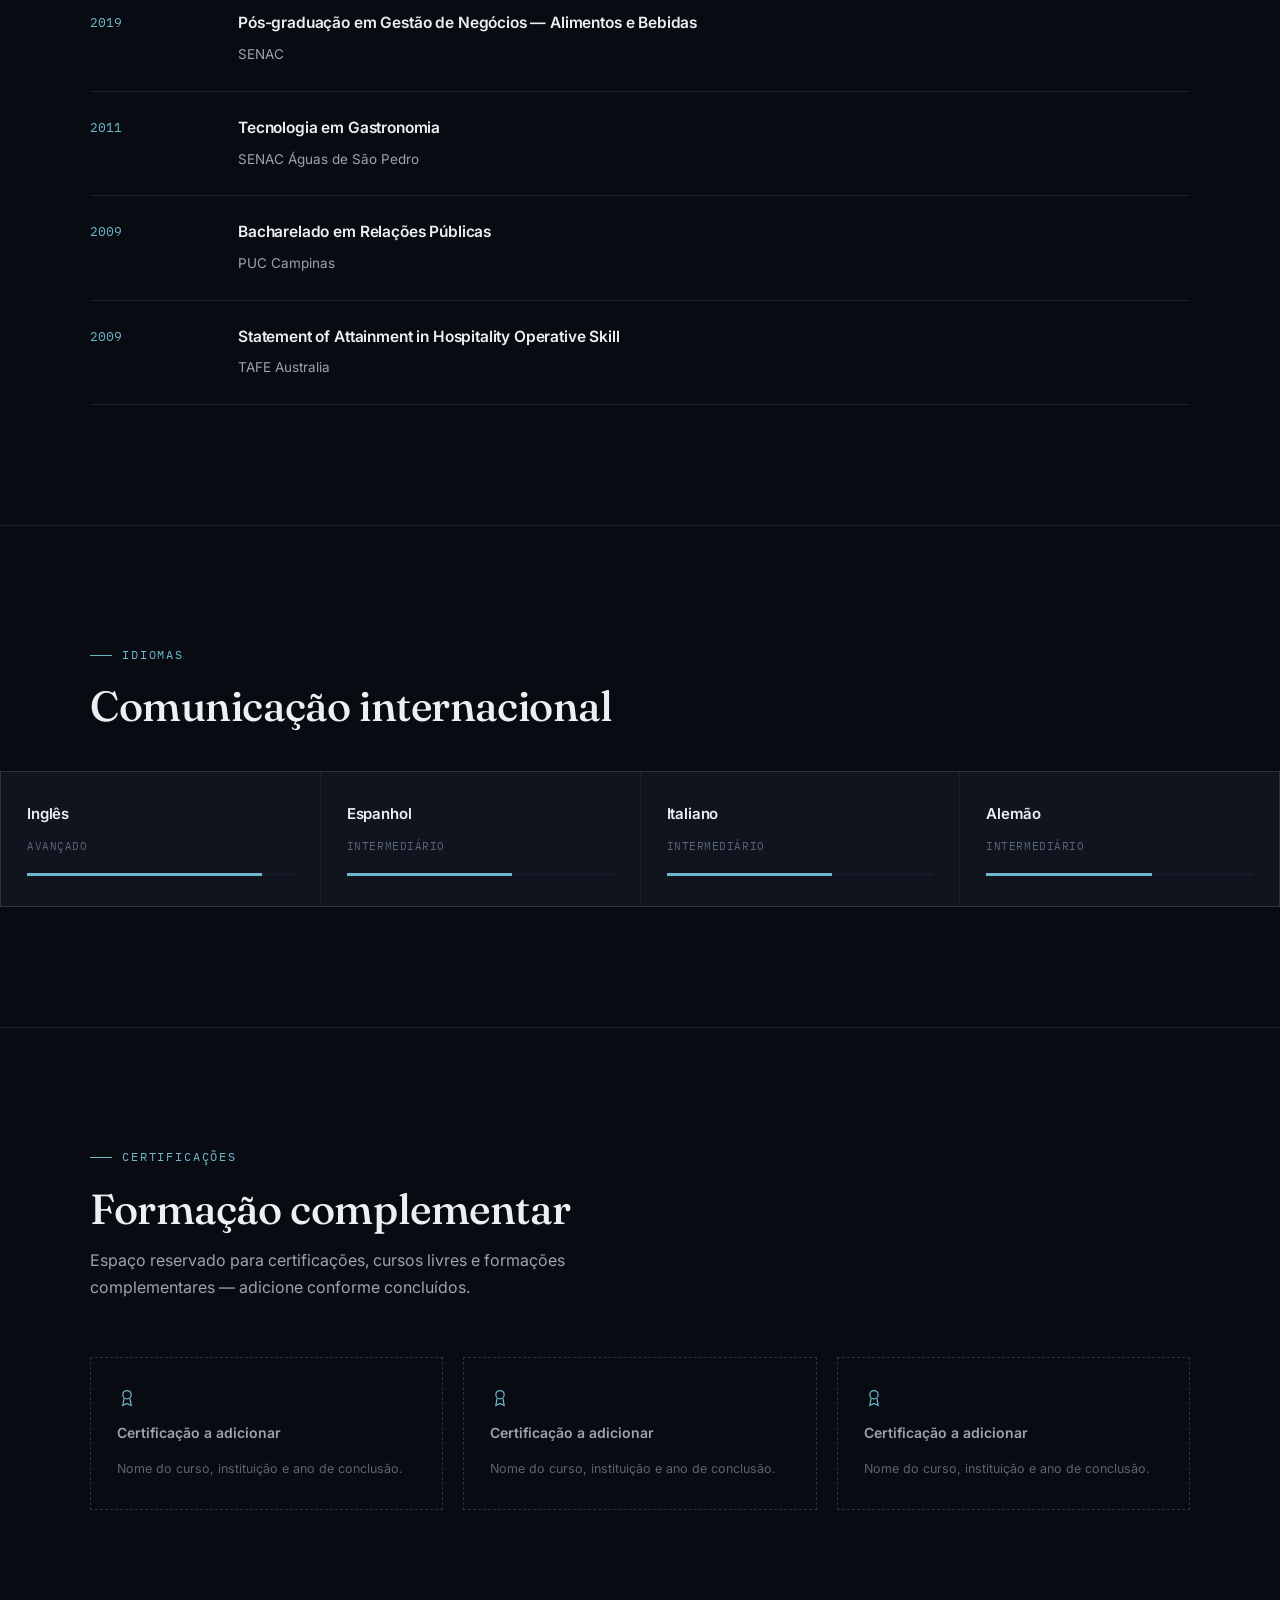
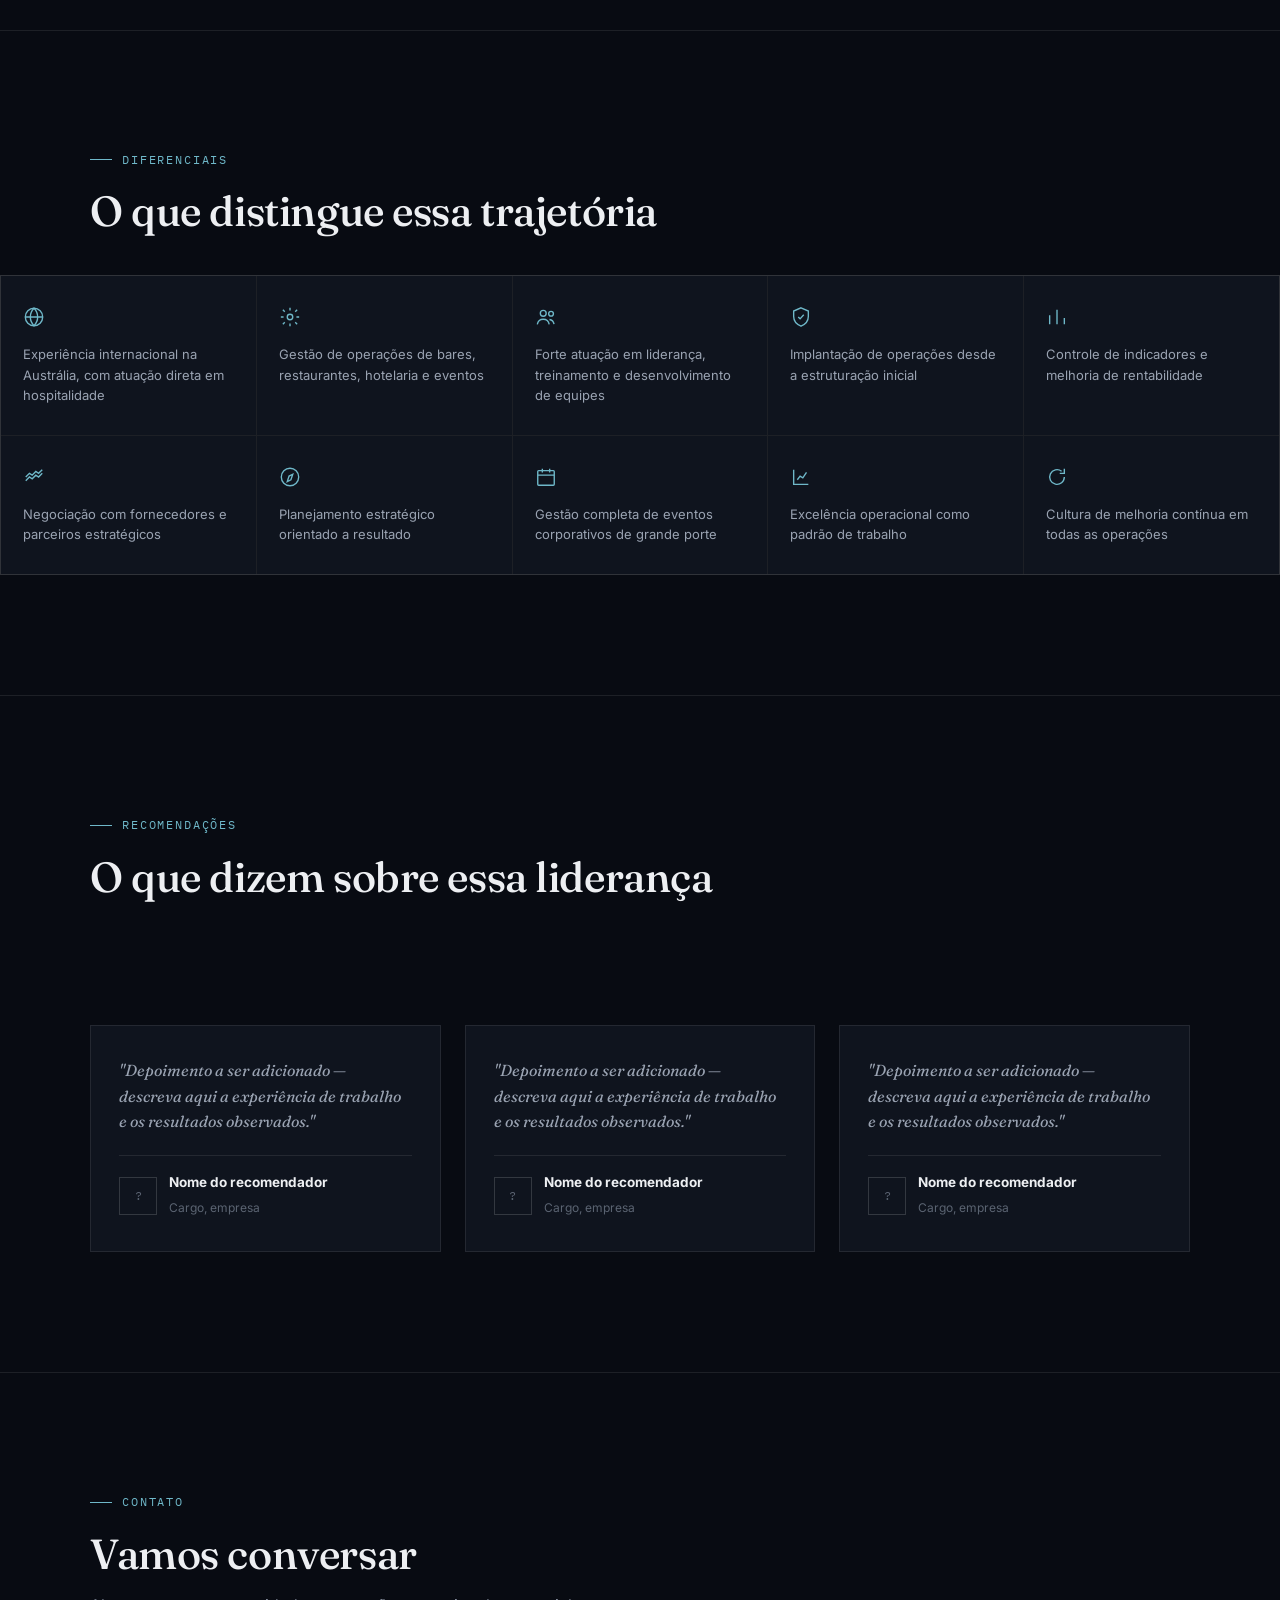
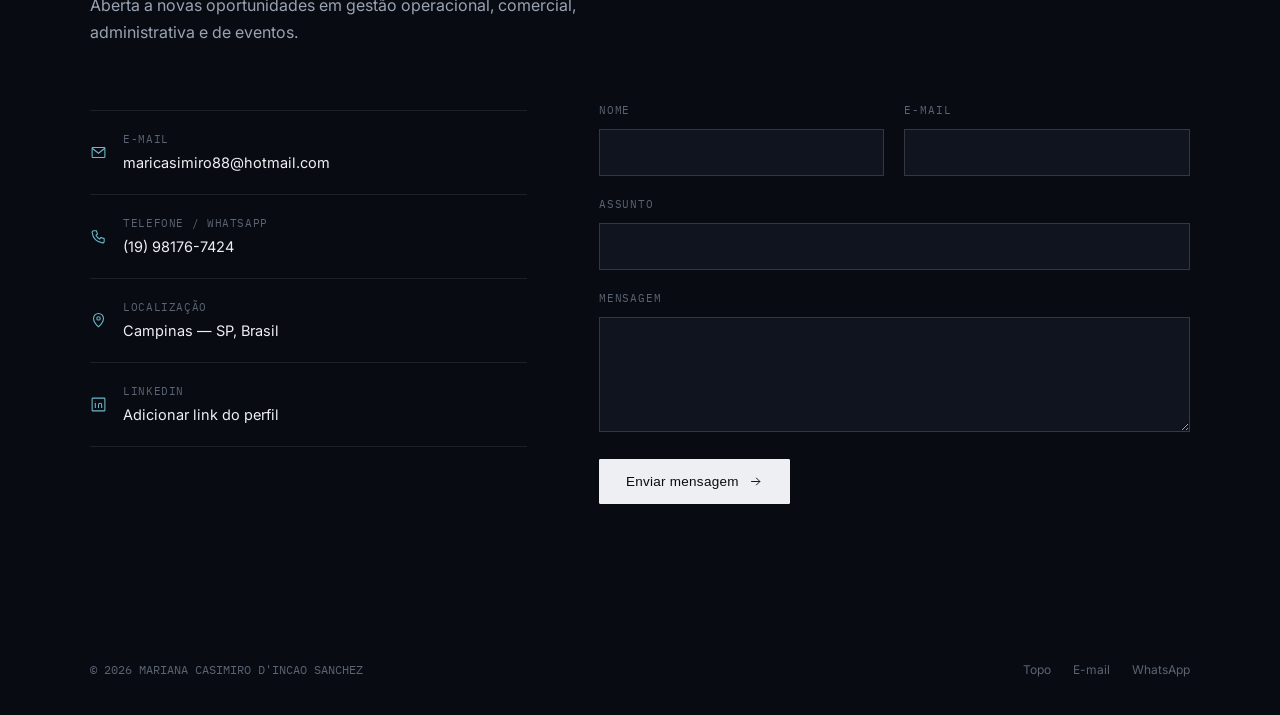
<file: portfolio-mariana-sanchez.html>
<!DOCTYPE html>
<html lang="pt-BR">
<head>
<meta charset="UTF-8">
<meta name="viewport" content="width=device-width, initial-scale=1.0">
<title>Mariana Casimiro D'Incao Sanchez — Gestão Operacional &amp; Estratégica</title>
<meta name="description" content="Portfólio executivo de Mariana Casimiro D'Incao Sanchez — 13+ anos em gestão operacional, comercial, administrativa e de eventos.">
<link rel="preconnect" href="https://fonts.googleapis.com">
<link rel="preconnect" href="https://fonts.gstatic.com" crossorigin>
<link href="https://fonts.googleapis.com/css2?family=Fraunces:opsz,wght@9..144,300;9..144,400;9..144,500;9..144,600&family=Inter:wght@300;400;500;600;700&family=IBM+Plex+Mono:wght@400;500&display=swap" rel="stylesheet">
<style>
  :root{
    --bg:#080B12;
    --surface:#0F141E;
    --surface-2:#141B27;
    --surface-3:#1A2230;
    --border:rgba(237,239,242,0.09);
    --border-strong:rgba(237,239,242,0.16);
    --text:#EDEFF2;
    --text-dim:#9AA3B2;
    --text-faint:#5B6472;
    --accent:#3E8FA3;
    --accent-2:#6FB8C9;
    --accent-deep:#1F5A6B;
    --navy:#0A1628;
    --success:#5FA88A;
    --shadow: 0 20px 60px rgba(0,0,0,0.35);
    --radius: 2px;
    --maxw: 1180px;
    --ease: cubic-bezier(.16,.8,.24,1);
  }
  html[data-theme="light"]{
    --bg:#FAFAF8;
    --surface:#FFFFFF;
    --surface-2:#F4F5F3;
    --surface-3:#ECEEEC;
    --border:rgba(10,22,40,0.09);
    --border-strong:rgba(10,22,40,0.18);
    --text:#111826;
    --text-dim:#4C5568;
    --text-faint:#8A93A3;
    --accent:#0F5A6E;
    --accent-2:#1F7A8C;
    --accent-deep:#0A3F4D;
    --navy:#0A1628;
    --shadow: 0 20px 50px rgba(20,30,45,0.08);
  }
  *{margin:0;padding:0;box-sizing:border-box;}
  html{scroll-behavior:smooth;}
  @media (prefers-reduced-motion: reduce){ html{scroll-behavior:auto;} *{animation-duration:0.01ms !important; transition-duration:0.01ms !important;} }
  body{
    background:var(--bg);
    color:var(--text);
    font-family:'Inter',-apple-system,sans-serif;
    font-weight:400;
    line-height:1.6;
    -webkit-font-smoothing:antialiased;
    transition:background .4s var(--ease), color .4s var(--ease);
    overflow-x:hidden;
  }
  ::selection{ background:var(--accent); color:#fff; }
  a{ color:inherit; text-decoration:none; }
  ul{ list-style:none; }
  img,svg{ display:block; }
  :focus-visible{ outline:2px solid var(--accent-2); outline-offset:3px; }

  .wrap{ max-width:var(--maxw); margin:0 auto; padding:0 40px; }
  @media (max-width:640px){ .wrap{ padding:0 22px; } }

  .eyebrow{
    font-family:'IBM Plex Mono', monospace;
    font-size:11.5px;
    letter-spacing:.16em;
    text-transform:uppercase;
    color:var(--accent-2);
    display:flex;
    align-items:center;
    gap:10px;
    margin-bottom:18px;
  }
  .eyebrow::before{ content:''; width:22px; height:1px; background:var(--accent-2); }

  h1,h2,h3,h4{ font-family:'Fraunces', serif; font-weight:500; letter-spacing:-0.01em; color:var(--text); }
  .section-title{ font-size:clamp(28px,3.4vw,42px); font-weight:500; line-height:1.15; margin-bottom:14px; }
  .section-sub{ color:var(--text-dim); font-size:16px; max-width:560px; line-height:1.7; margin-bottom:56px; }
  section{ padding:120px 0; border-bottom:1px solid var(--border); position:relative; }
  @media (max-width:768px){ section{ padding:80px 0; } }

  .reveal{ opacity:0; transform:translateY(24px); transition:opacity .8s var(--ease), transform .8s var(--ease); }
  .reveal.in{ opacity:1; transform:translateY(0); }

  /* ---------- NAV ---------- */
  header{
    position:fixed; top:0; left:0; right:0; z-index:100;
    backdrop-filter: blur(14px) saturate(140%);
    background:color-mix(in srgb, var(--bg) 78%, transparent);
    border-bottom:1px solid var(--border);
    transition:background .4s var(--ease), border-color .4s var(--ease);
  }
  nav.wrap{ display:flex; align-items:center; justify-content:space-between; height:76px; }
  .brand{ display:flex; align-items:center; gap:12px; font-family:'Fraunces',serif; font-size:16px; font-weight:500; }
  .brand-mark{
    width:36px; height:36px; border:1px solid var(--border-strong); border-radius:1px;
    display:flex; align-items:center; justify-content:center;
    font-family:'IBM Plex Mono',monospace; font-size:12px; letter-spacing:.02em;
    color:var(--accent-2);
  }
  .brand-name{ display:flex; flex-direction:column; line-height:1.15; }
  .brand-name small{ font-family:'Inter',sans-serif; font-size:10.5px; letter-spacing:.1em; text-transform:uppercase; color:var(--text-faint); font-weight:500; margin-top:2px; }
  .navlinks{ display:flex; align-items:center; gap:34px; }
  .navlinks a{
    font-size:13.5px; color:var(--text-dim); position:relative; padding:6px 0;
    transition:color .25s;
  }
  .navlinks a:hover{ color:var(--text); }
  .navlinks a::after{
    content:''; position:absolute; left:0; right:0; bottom:0; height:1px; background:var(--accent-2);
    transform:scaleX(0); transform-origin:left; transition:transform .3s var(--ease);
  }
  .navlinks a:hover::after{ transform:scaleX(1); }
  .nav-actions{ display:flex; align-items:center; gap:16px; }
  .theme-toggle{
    width:38px; height:38px; border:1px solid var(--border-strong); background:transparent; border-radius:1px;
    display:flex; align-items:center; justify-content:center; cursor:pointer; color:var(--text-dim);
    transition:border-color .25s, color .25s;
  }
  .theme-toggle:hover{ color:var(--accent-2); border-color:var(--accent-2); }
  .theme-toggle svg{ width:16px; height:16px; }
  .icon-sun{ display:none; }
  html[data-theme="light"] .icon-moon{ display:none; }
  html[data-theme="light"] .icon-sun{ display:block; }
  .menu-btn{ display:none; width:38px; height:38px; border:1px solid var(--border-strong); background:transparent; align-items:center; justify-content:center; cursor:pointer; color:var(--text); }
  @media (max-width:900px){
    .navlinks{ display:none; }
    .menu-btn{ display:flex; }
  }

  .mobile-panel{
    position:fixed; inset:76px 0 0 0; z-index:99; background:var(--bg);
    padding:32px 22px; display:none; flex-direction:column; gap:4px;
    border-top:1px solid var(--border);
  }
  .mobile-panel.open{ display:flex; }
  .mobile-panel a{ padding:16px 4px; border-bottom:1px solid var(--border); font-size:16px; color:var(--text); }

  /* ---------- HERO ---------- */
  .hero{
    min-height:100vh; display:flex; align-items:center; padding-top:76px; border-bottom:1px solid var(--border);
    position:relative; overflow:hidden;
  }
  .hero-grid{
    position:absolute; inset:0; opacity:.5; pointer-events:none;
    background-image:
      linear-gradient(var(--border) 1px, transparent 1px),
      linear-gradient(90deg, var(--border) 1px, transparent 1px);
    background-size:64px 64px;
    mask-image: radial-gradient(ellipse 80% 60% at 60% 40%, black 10%, transparent 75%);
  }
  .hero-inner{
    display:grid; grid-template-columns:1.15fr .85fr; gap:64px; align-items:center;
    position:relative; z-index:2; width:100%;
  }
  @media (max-width:900px){ .hero-inner{ grid-template-columns:1fr; gap:56px; } }
  .hero-kicker{ display:flex; align-items:center; gap:10px; margin-bottom:28px; }
  .status-dot{ width:7px; height:7px; border-radius:50%; background:var(--success); box-shadow:0 0 0 3px color-mix(in srgb, var(--success) 22%, transparent); }
  .hero-kicker span{ font-family:'IBM Plex Mono',monospace; font-size:11.5px; letter-spacing:.14em; text-transform:uppercase; color:var(--text-dim); }
  .hero h1{
    font-size:clamp(38px, 5.4vw, 64px); line-height:1.04; font-weight:500; margin-bottom:22px; letter-spacing:-0.015em;
  }
  .hero h1 em{ font-style:italic; color:var(--accent-2); font-weight:400; }
  .hero-role{ font-size:clamp(16px,1.6vw,19px); color:var(--text-dim); font-weight:400; margin-bottom:26px; max-width:520px; }
  .hero-role strong{ color:var(--text); font-weight:500; }
  .hero-summary{ font-size:15.5px; color:var(--text-dim); max-width:480px; line-height:1.75; margin-bottom:40px; }
  .cta-row{ display:flex; gap:14px; flex-wrap:wrap; }
  .btn{
    display:inline-flex; align-items:center; gap:9px; padding:14px 26px; font-size:13.5px; font-weight:500;
    letter-spacing:.02em; border-radius:1px; cursor:pointer; transition:all .3s var(--ease); white-space:nowrap;
  }
  .btn svg{ width:15px; height:15px; }
  .btn-primary{ background:var(--text); color:var(--bg); border:1px solid var(--text); }
  .btn-primary:hover{ background:var(--accent); border-color:var(--accent); color:#fff; transform:translateY(-1px); }
  .btn-ghost{ background:transparent; color:var(--text); border:1px solid var(--border-strong); }
  .btn-ghost:hover{ border-color:var(--accent-2); color:var(--accent-2); transform:translateY(-1px); }

  .hero-visual{ display:flex; justify-content:center; align-items:center; position:relative; }
  .avatar-frame{
    width:100%; max-width:340px; aspect-ratio:3/3.7; border:1px solid var(--border-strong);
    background:linear-gradient(155deg, var(--surface-2), var(--surface));
    position:relative; display:flex; align-items:center; justify-content:center; overflow:hidden;
  }
  .avatar-frame::before{
    content:''; position:absolute; inset:14px; border:1px solid var(--border);
  }
  .avatar-mono{
    font-family:'Fraunces',serif; font-size:88px; font-weight:400; color:var(--text-faint);
    letter-spacing:-0.02em; opacity:.85;
  }
  .avatar-tag{
    position:absolute; bottom:22px; left:22px; right:22px;
    font-family:'IBM Plex Mono',monospace; font-size:10.5px; color:var(--text-faint);
    display:flex; justify-content:space-between; letter-spacing:.05em; text-transform:uppercase;
  }
  .avatar-corner{ position:absolute; width:16px; height:16px; }
  .avatar-corner.tl{ top:0; left:0; border-top:2px solid var(--accent-2); border-left:2px solid var(--accent-2); }
  .avatar-corner.br{ bottom:0; right:0; border-bottom:2px solid var(--accent-2); border-right:2px solid var(--accent-2); }

  .hero-stats{ display:flex; gap:0; margin-top:56px; border-top:1px solid var(--border); padding-top:24px; }
  .hero-stat{ flex:1; padding-right:24px; }
  .hero-stat b{ display:block; font-family:'IBM Plex Mono',monospace; font-size:24px; color:var(--text); font-weight:500; }
  .hero-stat span{ font-size:12px; color:var(--text-faint); }

  /* ---------- SOBRE ---------- */
  .about-grid{ display:grid; grid-template-columns:1fr 1fr; gap:72px; }
  @media (max-width:900px){ .about-grid{ grid-template-columns:1fr; gap:48px; } }
  .about-text p{ color:var(--text-dim); font-size:15.5px; line-height:1.85; margin-bottom:18px; }
  .about-text p strong{ color:var(--text); font-weight:500; }
  .pillars{ display:flex; flex-direction:column; gap:0; }
  .pillar{ padding:26px 0; border-top:1px solid var(--border); display:grid; grid-template-columns:56px 1fr; gap:20px; }
  .pillar:last-child{ border-bottom:1px solid var(--border); }
  .pillar-idx{ font-family:'IBM Plex Mono',monospace; color:var(--accent-2); font-size:13px; padding-top:2px; }
  .pillar h4{ font-size:16px; font-weight:600; font-family:'Inter',sans-serif; margin-bottom:8px; color:var(--text); }
  .pillar p{ font-size:14px; color:var(--text-dim); line-height:1.7; }

  /* ---------- TIMELINE ---------- */
  .timeline{ position:relative; }
  .timeline-track{ position:relative; padding-left:32px; }
  .timeline-track::before{ content:''; position:absolute; left:0; top:8px; bottom:8px; width:1px; background:var(--border-strong); }
  .tl-item{ position:relative; padding-bottom:56px; }
  .tl-item:last-child{ padding-bottom:0; }
  .tl-dot{
    position:absolute; left:-32px; top:6px; width:9px; height:9px; border-radius:50%;
    background:var(--bg); border:2px solid var(--accent-2); transform:translateX(-50%);
  }
  .tl-card{
    background:var(--surface); border:1px solid var(--border); padding:32px 34px;
    transition:border-color .3s, transform .3s var(--ease);
  }
  .tl-card:hover{ border-color:var(--border-strong); transform:translateY(-2px); }
  .tl-head{ display:flex; justify-content:space-between; align-items:flex-start; gap:20px; margin-bottom:20px; flex-wrap:wrap; }
  .tl-role{ font-size:19px; font-weight:600; font-family:'Inter',sans-serif; color:var(--text); margin-bottom:4px; }
  .tl-company{ font-size:14px; color:var(--accent-2); font-weight:500; }
  .tl-period{
    font-family:'IBM Plex Mono',monospace; font-size:11.5px; color:var(--text-faint);
    border:1px solid var(--border-strong); padding:6px 12px; white-space:nowrap; letter-spacing:.02em;
  }
  .tl-desc{ font-size:14px; color:var(--text-dim); margin-bottom:18px; line-height:1.6; }
  .tl-tags{ display:flex; flex-wrap:wrap; gap:8px; }
  .tl-tag{
    font-size:12px; padding:6px 12px; background:var(--surface-2); color:var(--text-dim);
    border:1px solid var(--border); font-family:'IBM Plex Mono',monospace; letter-spacing:.01em;
  }

  /* ---------- COMPETENCIAS ---------- */
  .comp-grid{ display:grid; grid-template-columns:repeat(3,1fr); gap:1px; background:var(--border); border:1px solid var(--border); }
  @media (max-width:900px){ .comp-grid{ grid-template-columns:repeat(2,1fr); } }
  @media (max-width:560px){ .comp-grid{ grid-template-columns:1fr; } }
  .comp-cat{ background:var(--surface); padding:36px 32px; transition:background .3s; }
  .comp-cat:hover{ background:var(--surface-2); }
  .comp-cat-head{ display:flex; align-items:center; gap:14px; margin-bottom:20px; }
  .comp-icon{ width:34px; height:34px; border:1px solid var(--border-strong); display:flex; align-items:center; justify-content:center; color:var(--accent-2); flex-shrink:0; }
  .comp-icon svg{ width:17px; height:17px; }
  .comp-cat h4{ font-size:15px; font-family:'Inter',sans-serif; font-weight:600; color:var(--text); }
  .comp-list{ display:flex; flex-direction:column; gap:9px; }
  .comp-list li{ font-size:13.5px; color:var(--text-dim); padding-left:16px; position:relative; }
  .comp-list li::before{ content:''; position:absolute; left:0; top:8px; width:5px; height:1px; background:var(--accent-2); }

  /* ---------- DASHBOARD (signature) ---------- */
  .dash-section{ background:var(--surface); }
  .console{
    border:1px solid var(--border-strong); background:var(--bg);
    box-shadow:var(--shadow); position:relative;
  }
  .console-bar{
    display:flex; align-items:center; justify-content:space-between; padding:16px 24px;
    border-bottom:1px solid var(--border); font-family:'IBM Plex Mono',monospace; font-size:11px; color:var(--text-faint);
    letter-spacing:.06em; text-transform:uppercase;
  }
  .console-dots{ display:flex; gap:6px; }
  .console-dots span{ width:7px; height:7px; border-radius:50%; background:var(--border-strong); }
  .console-live{ display:flex; align-items:center; gap:8px; }
  .console-live .status-dot{ background:var(--accent-2); box-shadow:0 0 0 3px color-mix(in srgb, var(--accent-2) 20%, transparent); }
  .kpi-grid{ display:grid; grid-template-columns:repeat(4,1fr); }
  @media (max-width:860px){ .kpi-grid{ grid-template-columns:repeat(2,1fr); } }
  .kpi{ padding:32px 28px; border-right:1px solid var(--border); border-bottom:1px solid var(--border); position:relative; overflow:hidden; }
  .kpi:nth-child(4n){ border-right:none; }
  @media (max-width:860px){ .kpi:nth-child(2n){ border-right:none; } .kpi:nth-child(4n){ border-right:1px solid var(--border); } }
  .kpi-label{ font-family:'IBM Plex Mono',monospace; font-size:10.5px; letter-spacing:.08em; text-transform:uppercase; color:var(--text-faint); margin-bottom:14px; }
  .kpi-value{ font-family:'IBM Plex Mono',monospace; font-size:34px; font-weight:500; color:var(--text); display:flex; align-items:baseline; gap:6px; }
  .kpi-value span{ font-size:14px; color:var(--accent-2); }
  .kpi-bar{ margin-top:16px; height:3px; background:var(--surface-2); position:relative; overflow:hidden; }
  .kpi-bar i{ position:absolute; left:0; top:0; bottom:0; background:var(--accent-2); display:block; }
  .console-foot{ padding:14px 24px; font-family:'IBM Plex Mono',monospace; font-size:10.5px; color:var(--text-faint); border-top:1px solid var(--border); }

  /* ---------- FORMACAO ---------- */
  .edu-list{ display:flex; flex-direction:column; }
  .edu-item{
    display:grid; grid-template-columns:120px 1fr; gap:28px; padding:24px 0; border-top:1px solid var(--border);
  }
  .edu-list .edu-item:last-child{ border-bottom:1px solid var(--border); }
  @media (max-width:640px){ .edu-item{ grid-template-columns:1fr; gap:6px; } }
  .edu-year{ font-family:'IBM Plex Mono',monospace; font-size:13px; color:var(--accent-2); padding-top:2px; }
  .edu-body h4{ font-size:15.5px; font-family:'Inter',sans-serif; font-weight:600; color:var(--text); margin-bottom:5px; }
  .edu-body span{ font-size:13.5px; color:var(--text-dim); }

  /* ---------- IDIOMAS ---------- */
  .lang-grid{ display:grid; grid-template-columns:repeat(4,1fr); gap:1px; background:var(--border); border:1px solid var(--border); }
  @media (max-width:760px){ .lang-grid{ grid-template-columns:repeat(2,1fr); } }
  .lang-card{ background:var(--surface); padding:30px 26px; }
  .lang-card h4{ font-size:15px; font-family:'Inter',sans-serif; font-weight:600; margin-bottom:6px; color:var(--text); }
  .lang-card span{ font-family:'IBM Plex Mono',monospace; font-size:11px; color:var(--text-faint); text-transform:uppercase; letter-spacing:.05em; }
  .lang-bar{ margin-top:16px; height:3px; background:var(--surface-2); overflow:hidden; }
  .lang-bar i{ display:block; height:100%; background:var(--accent-2); }

  /* ---------- CERTIFICACOES ---------- */
  .cert-grid{ display:grid; grid-template-columns:repeat(3,1fr); gap:20px; }
  @media (max-width:760px){ .cert-grid{ grid-template-columns:1fr; } }
  .cert-card{
    border:1px dashed var(--border-strong); padding:30px 26px; display:flex; flex-direction:column; gap:14px;
    color:var(--text-faint); transition:border-color .3s, color .3s;
  }
  .cert-card:hover{ border-color:var(--accent-2); color:var(--text-dim); }
  .cert-card svg{ width:20px; height:20px; color:var(--accent-2); }
  .cert-card b{ font-size:14px; color:var(--text-dim); font-family:'Inter',sans-serif; font-weight:600; }
  .cert-card small{ font-size:12.5px; line-height:1.6; }

  /* ---------- DIFERENCIAIS ---------- */
  .diff-grid{ display:grid; grid-template-columns:repeat(5,1fr); gap:1px; background:var(--border); border:1px solid var(--border); }
  @media (max-width:900px){ .diff-grid{ grid-template-columns:repeat(3,1fr); } }
  @media (max-width:560px){ .diff-grid{ grid-template-columns:repeat(2,1fr); } }
  .diff-card{ background:var(--surface); padding:30px 22px; text-align:left; }
  .diff-card svg{ width:22px; height:22px; color:var(--accent-2); margin-bottom:16px; }
  .diff-card p{ font-size:13px; color:var(--text-dim); line-height:1.55; }

  /* ---------- RECOMENDACOES ---------- */
  .rec-grid{ display:grid; grid-template-columns:repeat(3,1fr); gap:24px; }
  @media (max-width:900px){ .rec-grid{ grid-template-columns:1fr; } }
  .rec-card{ background:var(--surface); border:1px solid var(--border); padding:32px 28px; display:flex; flex-direction:column; gap:20px; }
  .rec-quote{ font-family:'Fraunces',serif; font-size:16px; font-style:italic; color:var(--text-dim); line-height:1.6; }
  .rec-who{ display:flex; align-items:center; gap:12px; padding-top:16px; border-top:1px solid var(--border); }
  .rec-avatar{ width:38px; height:38px; border:1px solid var(--border-strong); display:flex; align-items:center; justify-content:center; font-family:'IBM Plex Mono',monospace; font-size:12px; color:var(--text-faint); flex-shrink:0; }
  .rec-who b{ display:block; font-size:13.5px; color:var(--text); font-family:'Inter',sans-serif; }
  .rec-who span{ font-size:12px; color:var(--text-faint); }

  /* ---------- CONTATO ---------- */
  .contact-section{ border-bottom:none; }
  .contact-grid{ display:grid; grid-template-columns:.85fr 1.15fr; gap:72px; }
  @media (max-width:900px){ .contact-grid{ grid-template-columns:1fr; gap:48px; } }
  .contact-list{ display:flex; flex-direction:column; gap:0; margin-top:8px; }
  .contact-row{ display:flex; align-items:center; gap:16px; padding:20px 0; border-top:1px solid var(--border); }
  .contact-list .contact-row:last-child{ border-bottom:1px solid var(--border); }
  .contact-row svg{ width:17px; height:17px; color:var(--accent-2); flex-shrink:0; }
  .contact-row a, .contact-row span.val{ font-size:14.5px; color:var(--text); }
  .contact-row .lbl{ font-family:'IBM Plex Mono',monospace; font-size:10.5px; color:var(--text-faint); text-transform:uppercase; letter-spacing:.06em; display:block; margin-bottom:3px; }
  .contact-row .rowtext{ display:flex; flex-direction:column; }
  .contact-row a:hover{ color:var(--accent-2); }

  .form-field{ margin-bottom:20px; }
  .form-field label{ display:block; font-family:'IBM Plex Mono',monospace; font-size:10.5px; letter-spacing:.08em; text-transform:uppercase; color:var(--text-faint); margin-bottom:10px; }
  .form-field input, .form-field textarea{
    width:100%; background:var(--surface); border:1px solid var(--border-strong); color:var(--text);
    padding:14px 16px; font-family:'Inter',sans-serif; font-size:14px; resize:vertical; transition:border-color .25s;
  }
  .form-field input:focus, .form-field textarea:focus{ outline:none; border-color:var(--accent-2); }
  .form-row{ display:grid; grid-template-columns:1fr 1fr; gap:20px; }
  @media (max-width:560px){ .form-row{ grid-template-columns:1fr; } }

  footer{ padding:36px 0; }
  .footer-row{ display:flex; justify-content:space-between; align-items:center; flex-wrap:wrap; gap:14px; }
  .footer-row p{ font-size:12px; color:var(--text-faint); font-family:'IBM Plex Mono',monospace; }
  .footer-links{ display:flex; gap:22px; }
  .footer-links a{ font-size:12px; color:var(--text-faint); }
  .footer-links a:hover{ color:var(--accent-2); }
</style>
</head>
<body>

<svg width="0" height="0" style="position:absolute">
<defs>
  <symbol id="ic-ops" viewBox="0 0 24 24" fill="none" stroke="currentColor" stroke-width="1.5"><circle cx="12" cy="12" r="3"/><path d="M12 2v3M12 19v3M4.2 4.2l2.1 2.1M17.7 17.7l2.1 2.1M2 12h3M19 12h3M4.2 19.8l2.1-2.1M17.7 6.3l2.1-2.1"/></symbol>
  <symbol id="ic-trend" viewBox="0 0 24 24" fill="none" stroke="currentColor" stroke-width="1.5"><path d="M3 17l6-6 4 4 8-8"/><path d="M15 7h6v6"/></symbol>
  <symbol id="ic-doc" viewBox="0 0 24 24" fill="none" stroke="currentColor" stroke-width="1.5"><path d="M6 2h9l5 5v15H6z"/><path d="M14 2v6h6M9 13h6M9 17h6"/></symbol>
  <symbol id="ic-bar" viewBox="0 0 24 24" fill="none" stroke="currentColor" stroke-width="1.5"><path d="M4 20V10M12 20V4M20 20v-7"/></symbol>
  <symbol id="ic-users" viewBox="0 0 24 24" fill="none" stroke="currentColor" stroke-width="1.5"><circle cx="9" cy="8" r="3.2"/><path d="M2.5 20c.7-3.6 3.2-5.5 6.5-5.5s5.8 1.9 6.5 5.5"/><circle cx="17.5" cy="8.5" r="2.6"/><path d="M15.8 14.7c2.6.4 4.4 2.1 5 5"/></symbol>
  <symbol id="ic-growth" viewBox="0 0 24 24" fill="none" stroke="currentColor" stroke-width="1.5"><path d="M4 4v16h16"/><path d="M8 15l3-4 3 2 4-6"/></symbol>
  <symbol id="ic-cart" viewBox="0 0 24 24" fill="none" stroke="currentColor" stroke-width="1.5"><circle cx="9" cy="21" r="1"/><circle cx="18" cy="21" r="1"/><path d="M2 3h3l2.4 12.4a2 2 0 0 0 2 1.6h8.2a2 2 0 0 0 2-1.6L21 7H6"/></symbol>
  <symbol id="ic-shake" viewBox="0 0 24 24" fill="none" stroke="currentColor" stroke-width="1.5"><path d="M3 12l4-4 3 2 4-4 3 2 4-4"/><path d="M3 16l4-4 3 2 4-4 3 2 4-4"/></symbol>
  <symbol id="ic-calendar" viewBox="0 0 24 24" fill="none" stroke="currentColor" stroke-width="1.5"><rect x="3" y="5" width="18" height="16" rx="1"/><path d="M8 3v4M16 3v4M3 10h18"/></symbol>
  <symbol id="ic-compass" viewBox="0 0 24 24" fill="none" stroke="currentColor" stroke-width="1.5"><circle cx="12" cy="12" r="9.5"/><path d="M15 9l-2 6-4 2 2-6z"/></symbol>
  <symbol id="ic-loop" viewBox="0 0 24 24" fill="none" stroke="currentColor" stroke-width="1.5"><path d="M20 12a8 8 0 1 1-3-6.2"/><path d="M20 3v5h-5"/></symbol>
  <symbol id="ic-globe" viewBox="0 0 24 24" fill="none" stroke="currentColor" stroke-width="1.5"><circle cx="12" cy="12" r="9.5"/><path d="M2.5 12h19M12 2.5c2.6 2.7 4 6 4 9.5s-1.4 6.8-4 9.5c-2.6-2.7-4-6-4-9.5s1.4-6.8 4-9.5z"/></symbol>
  <symbol id="ic-shield" viewBox="0 0 24 24" fill="none" stroke="currentColor" stroke-width="1.5"><path d="M12 2l8 3.5v6c0 5-3.4 8.6-8 10.5-4.6-1.9-8-5.5-8-10.5v-6z"/><path d="M9 12l2 2 4-4.5"/></symbol>
  <symbol id="ic-mail" viewBox="0 0 24 24" fill="none" stroke="currentColor" stroke-width="1.5"><rect x="3" y="5" width="18" height="14" rx="1"/><path d="M3 6l9 7 9-7"/></symbol>
  <symbol id="ic-phone" viewBox="0 0 24 24" fill="none" stroke="currentColor" stroke-width="1.5"><path d="M5 4h4l1.6 4.5-2.2 1.8a12 12 0 0 0 5.3 5.3l1.8-2.2L20 15v4a2 2 0 0 1-2.2 2C10 20.4 3.6 14 3 6.2A2 2 0 0 1 5 4z"/></symbol>
  <symbol id="ic-pin" viewBox="0 0 24 24" fill="none" stroke="currentColor" stroke-width="1.5"><path d="M12 21s7-6.6 7-12a7 7 0 0 0-14 0c0 5.4 7 12 7 12z"/><circle cx="12" cy="9" r="2.4"/></symbol>
  <symbol id="ic-linkedin" viewBox="0 0 24 24" fill="none" stroke="currentColor" stroke-width="1.5"><rect x="3" y="3" width="18" height="18" rx="1"/><path d="M7.5 10v7M7.5 7.2v.1M12 17v-4.2c0-1.6 1-2.6 2.4-2.6s2.1 1 2.1 2.6V17"/></symbol>
  <symbol id="ic-cv" viewBox="0 0 24 24" fill="none" stroke="currentColor" stroke-width="1.5"><path d="M12 3v13M12 16l-4-4M12 16l4-4"/><path d="M4 19h16"/></symbol>
  <symbol id="ic-arrow" viewBox="0 0 24 24" fill="none" stroke="currentColor" stroke-width="1.5"><path d="M5 12h14M13 6l6 6-6 6"/></symbol>
  <symbol id="ic-sun" viewBox="0 0 24 24" fill="none" stroke="currentColor" stroke-width="1.5"><circle cx="12" cy="12" r="4"/><path d="M12 2v2M12 20v2M4.2 4.2l1.4 1.4M18.4 18.4l1.4 1.4M2 12h2M20 12h2M4.2 19.8l1.4-1.4M18.4 5.6l1.4-1.4"/></symbol>
  <symbol id="ic-moon" viewBox="0 0 24 24" fill="none" stroke="currentColor" stroke-width="1.5"><path d="M20 14.5A8.5 8.5 0 1 1 9.5 4a7 7 0 0 0 10.5 10.5z"/></symbol>
  <symbol id="ic-menu" viewBox="0 0 24 24" fill="none" stroke="currentColor" stroke-width="1.5"><path d="M4 7h16M4 12h16M4 17h16"/></symbol>
  <symbol id="ic-x" viewBox="0 0 24 24" fill="none" stroke="currentColor" stroke-width="1.5"><path d="M6 6l12 12M18 6L6 18"/></symbol>
  <symbol id="ic-award" viewBox="0 0 24 24" fill="none" stroke="currentColor" stroke-width="1.5"><circle cx="12" cy="8" r="5"/><path d="M8.5 12.5L7 21l5-2.5 5 2.5-1.5-8.5"/></symbol>
</defs>
</svg>

<header>
  <nav class="wrap">
    <a href="#hero" class="brand">
      <span class="brand-mark">MC</span>
      <span class="brand-name">Mariana Sanchez<small>Executive Portfolio</small></span>
    </a>
    <ul class="navlinks">
      <li><a href="#sobre">Sobre</a></li>
      <li><a href="#trajetoria">Trajetória</a></li>
      <li><a href="#competencias">Competências</a></li>
      <li><a href="#indicadores">Indicadores</a></li>
      <li><a href="#formacao">Formação</a></li>
      <li><a href="#contato">Contato</a></li>
    </ul>
    <div class="nav-actions">
      <button class="theme-toggle" id="themeToggle" aria-label="Alternar tema claro/escuro">
        <svg class="icon-moon"><use href="#ic-moon"/></svg>
        <svg class="icon-sun"><use href="#ic-sun"/></svg>
      </button>
      <button class="menu-btn" id="menuBtn" aria-label="Abrir menu">
        <svg style="width:16px;height:16px"><use href="#ic-menu" id="menuIcon"/></svg>
      </button>
    </div>
  </nav>
  <div class="mobile-panel" id="mobilePanel">
    <a href="#sobre">Sobre</a>
    <a href="#trajetoria">Trajetória</a>
    <a href="#competencias">Competências</a>
    <a href="#indicadores">Indicadores</a>
    <a href="#formacao">Formação</a>
    <a href="#idiomas">Idiomas</a>
    <a href="#diferenciais">Diferenciais</a>
    <a href="#contato">Contato</a>
  </div>
</header>

<!-- ================= HERO ================= -->
<section class="hero" id="hero">
  <div class="hero-grid"></div>
  <div class="wrap hero-inner">
    <div>
      <div class="hero-kicker"><span class="status-dot"></span><span>Disponível para novas oportunidades executivas</span></div>
      <h1>Mariana Casimiro<br><em>D'Incao Sanchez</em></h1>
      <p class="hero-role">
        <strong>Gestão Operacional, Comercial &amp; Administrativa</strong> — mais de 13 anos liderando operações, equipes e resultados em alimentos &amp; bebidas, hotelaria e eventos.
      </p>
      <p class="hero-summary">
        Perfil analítico e orientado a resultados, com vivência nacional e internacional na implantação de operações, controle de indicadores (CMV, DRE, KPIs) e desenvolvimento de pessoas — pronta para liderar operações de médio e grande porte.
      </p>
      <div class="cta-row">
        <a href="#contato" class="btn btn-primary"><svg><use href="#ic-cv"/></svg>Baixar Currículo</a>
        <a href="#" target="_blank" rel="noopener" class="btn btn-ghost"><svg><use href="#ic-linkedin"/></svg>LinkedIn</a>
        <a href="#contato" class="btn btn-ghost"><svg><use href="#ic-mail"/></svg>Contato</a>
      </div>
      <div class="hero-stats">
        <div class="hero-stat"><b>13+</b><span>Anos de experiência</span></div>
        <div class="hero-stat"><b>06</b><span>Empresas atendidas</span></div>
        <div class="hero-stat"><b>04</b><span>Idiomas</span></div>
        <div class="hero-stat"><b>02</b><span>Países de atuação</span></div>
      </div>
    </div>
    <div class="hero-visual">
      <div class="avatar-frame">
        <div class="avatar-corner tl"></div>
        <div class="avatar-corner br"></div>
        <span class="avatar-mono">MC</span>
        <div class="avatar-tag"><span>Campinas — SP</span><span>BR / 2026</span></div>
      </div>
    </div>
  </div>
</section>

<!-- ================= SOBRE ================= -->
<section id="sobre">
  <div class="wrap">
    <div class="eyebrow">Sobre</div>
    <h2 class="section-title reveal">Uma trajetória construída<br>operação por operação.</h2>
    <div class="about-grid" style="margin-top:56px;">
      <div class="about-text reveal">
        <p>Com <strong>mais de 13 anos de experiência</strong> em gestão de operações, alimentos e bebidas, eventos e administração, Mariana construiu uma carreira sólida liderando equipes multidisciplinares em ambientes de alta exigência operacional.</p>
        <p>Sua atuação combina <strong>gestão financeira, compras e negociação com fornecedores</strong> à implantação de operações do zero — sempre com foco em controle de custos (CMV), elaboração de DRE e melhoria contínua dos processos.</p>
        <p>Vivência internacional na Austrália ampliou sua visão de gestão e atendimento, reforçando um perfil analítico, estratégico e orientado à experiência do cliente e ao desenvolvimento de pessoas.</p>
      </div>
      <div class="pillars">
        <div class="pillar">
          <span class="pillar-idx">01</span>
          <div><h4>Perfil de Liderança</h4><p>Formação e desenvolvimento de equipes multidisciplinares, com foco em autonomia, padronização e resultado.</p></div>
        </div>
        <div class="pillar">
          <span class="pillar-idx">02</span>
          <div><h4>Missão Profissional</h4><p>Transformar operações em negócios rentáveis, previsíveis e centrados na experiência do cliente.</p></div>
        </div>
        <div class="pillar">
          <span class="pillar-idx">03</span>
          <div><h4>Valores</h4><p>Excelência operacional, transparência nos indicadores e desenvolvimento contínuo das pessoas.</p></div>
        </div>
        <div class="pillar">
          <span class="pillar-idx">04</span>
          <div><h4>Diferencial</h4><p>Visão internacional, domínio de indicadores financeiros e histórico de implantação de operações do zero.</p></div>
        </div>
      </div>
    </div>
  </div>
</section>

<!-- ================= TRAJETORIA ================= -->
<section id="trajetoria" class="timeline">
  <div class="wrap">
    <div class="eyebrow">Trajetória Profissional</div>
    <h2 class="section-title reveal">Linha do tempo executiva</h2>
    <p class="section-sub reveal">Seis operações, um mesmo padrão: implantar, organizar e elevar o resultado.</p>

    <div class="timeline-track">
      <div class="tl-item reveal">
        <span class="tl-dot"></span>
        <div class="tl-card">
          <div class="tl-head">
            <div><div class="tl-role">Gerente Geral Operacional</div><div class="tl-company">Zippy Entretenimento</div></div>
            <span class="tl-period">JUN 2022 — DEZ 2024</span>
          </div>
          <p class="tl-desc">Responsável pela gestão operacional de duas unidades do grupo, da liderança de equipes à padronização de processos.</p>
          <div class="tl-tags">
            <span class="tl-tag">Contratação &amp; treinamento</span>
            <span class="tl-tag">Desenvolvimento de líderes</span>
            <span class="tl-tag">Controle de CMV</span>
            <span class="tl-tag">Elaboração de DRE</span>
            <span class="tl-tag">Padronização operacional</span>
            <span class="tl-tag">Desenvolvimento de cardápios</span>
            <span class="tl-tag">Auditoria de unidades</span>
          </div>
        </div>
      </div>

      <div class="tl-item reveal">
        <span class="tl-dot"></span>
        <div class="tl-card">
          <div class="tl-head">
            <div><div class="tl-role">Gerente de Eventos</div><div class="tl-company">Editora Globo</div></div>
            <span class="tl-period">FEV 2020 — FEV 2022</span>
          </div>
          <p class="tl-desc">Planejamento e execução de eventos corporativos, com gestão de contratos e relacionamento com patrocinadores.</p>
          <div class="tl-tags">
            <span class="tl-tag">Gestão de eventos &amp; camarotes</span>
            <span class="tl-tag">Negociação com patrocinadores</span>
            <span class="tl-tag">Gestão de contratos</span>
            <span class="tl-tag">Relacionamento com parceiros</span>
            <span class="tl-tag">Oportunidades comerciais</span>
          </div>
        </div>
      </div>

      <div class="tl-item reveal">
        <span class="tl-dot"></span>
        <div class="tl-card">
          <div class="tl-head">
            <div><div class="tl-role">Gerente Geral</div><div class="tl-company">Seven Burgers</div></div>
            <span class="tl-period">FEV 2016 — SET 2019</span>
          </div>
          <p class="tl-desc">Operação completa da unidade, da gestão financeira ao desenvolvimento de cardápio e fornecedores.</p>
          <div class="tl-tags">
            <span class="tl-tag">Gestão financeira</span>
            <span class="tl-tag">Compras &amp; estoque</span>
            <span class="tl-tag">Formação de equipes</span>
            <span class="tl-tag">Desenvolvimento de cardápio</span>
            <span class="tl-tag">Planejamento operacional</span>
          </div>
        </div>
      </div>

      <div class="tl-item reveal">
        <span class="tl-dot"></span>
        <div class="tl-card">
          <div class="tl-head">
            <div><div class="tl-role">Gerente Geral</div><div class="tl-company">Don Canaã Restaurante</div></div>
            <span class="tl-period">JUN 2014 — DEZ 2015</span>
          </div>
          <p class="tl-desc">Implantação e administração completa da operação, da gestão de pessoas ao controle financeiro.</p>
          <div class="tl-tags">
            <span class="tl-tag">Implantação de operação</span>
            <span class="tl-tag">Gestão de pessoas</span>
            <span class="tl-tag">Controle financeiro</span>
            <span class="tl-tag">Desenvolvimento de fornecedores</span>
          </div>
        </div>
      </div>

      <div class="tl-item reveal">
        <span class="tl-dot"></span>
        <div class="tl-card">
          <div class="tl-head">
            <div><div class="tl-role">Gerente Geral</div><div class="tl-company">Romana Bistrô e Creperia</div></div>
            <span class="tl-period">NOV 2012 — ABR 2014</span>
          </div>
          <p class="tl-desc">Implantação da operação desde a formação da equipe até o planejamento operacional e financeiro.</p>
          <div class="tl-tags">
            <span class="tl-tag">Implantação de processos</span>
            <span class="tl-tag">Treinamentos</span>
            <span class="tl-tag">Gestão financeira</span>
          </div>
        </div>
      </div>

      <div class="tl-item reveal">
        <span class="tl-dot"></span>
        <div class="tl-card">
          <div class="tl-head">
            <div><div class="tl-role">Assistente de Gerência de Alimentos e Bebidas</div><div class="tl-company">Grande Hotel São Pedro — SENAC</div></div>
            <span class="tl-period">NOV 2011 — NOV 2012</span>
          </div>
          <p class="tl-desc">Gestão operacional de Alimentos &amp; Bebidas, com supervisão das operações de cozinha, salão e bar.</p>
          <div class="tl-tags">
            <span class="tl-tag">Controle de custos</span>
            <span class="tl-tag">Inventários</span>
            <span class="tl-tag">Organização de eventos</span>
            <span class="tl-tag">Melhoria contínua</span>
          </div>
        </div>
      </div>
    </div>
  </div>
</section>

<!-- ================= COMPETENCIAS ================= -->
<section id="competencias">
  <div class="wrap">
    <div class="eyebrow">Competências</div>
    <h2 class="section-title reveal">Áreas de domínio técnico</h2>
    <p class="section-sub reveal">Um repertório construído na prática — da operação diária ao planejamento estratégico.</p>
  </div>
  <div class="comp-grid">
    <div class="comp-cat reveal"><div class="comp-cat-head"><span class="comp-icon"><svg><use href="#ic-ops"/></svg></span><h4>Gestão Operacional</h4></div>
      <ul class="comp-list"><li>Implantação de operações</li><li>Gestão de estoques</li><li>Padronização de processos</li><li>Auditoria de unidades</li></ul>
    </div>
    <div class="comp-cat reveal"><div class="comp-cat-head"><span class="comp-icon"><svg><use href="#ic-trend"/></svg></span><h4>Gestão Comercial</h4></div>
      <ul class="comp-list"><li>Desenvolvimento comercial</li><li>Relacionamento com parceiros</li><li>Atendimento ao cliente</li><li>Gestão de contratos</li></ul>
    </div>
    <div class="comp-cat reveal"><div class="comp-cat-head"><span class="comp-icon"><svg><use href="#ic-doc"/></svg></span><h4>Gestão Administrativa</h4></div>
      <ul class="comp-list"><li>Gestão de fornecedores</li><li>Controle de escalas</li><li>Gestão de contratos</li><li>Rotinas administrativas</li></ul>
    </div>
    <div class="comp-cat reveal"><div class="comp-cat-head"><span class="comp-icon"><svg><use href="#ic-bar"/></svg></span><h4>Gestão Financeira &amp; Indicadores</h4></div>
      <ul class="comp-list"><li>CMV — Custo de Mercadoria Vendida</li><li>DRE</li><li>KPIs operacionais</li><li>Controle de resultados</li></ul>
    </div>
    <div class="comp-cat reveal"><div class="comp-cat-head"><span class="comp-icon"><svg><use href="#ic-users"/></svg></span><h4>Liderança &amp; Pessoas</h4></div>
      <ul class="comp-list"><li>Liderança de equipes</li><li>Contratação &amp; treinamento</li><li>Desenvolvimento de líderes</li><li>Gestão de escalas</li></ul>
    </div>
    <div class="comp-cat reveal"><div class="comp-cat-head"><span class="comp-icon"><svg><use href="#ic-cart"/></svg></span><h4>Compras &amp; Negociação</h4></div>
      <ul class="comp-list"><li>Negociação com fornecedores</li><li>Compras estratégicas</li><li>Gestão de estoque</li><li>Desenvolvimento de fornecedores</li></ul>
    </div>
    <div class="comp-cat reveal"><div class="comp-cat-head"><span class="comp-icon"><svg><use href="#ic-calendar"/></svg></span><h4>Gestão de Eventos</h4></div>
      <ul class="comp-list"><li>Planejamento e execução</li><li>Gestão de camarotes</li><li>Negociação com patrocinadores</li><li>Coordenação de fornecedores</li></ul>
    </div>
    <div class="comp-cat reveal"><div class="comp-cat-head"><span class="comp-icon"><svg><use href="#ic-compass"/></svg></span><h4>Planejamento Estratégico</h4></div>
      <ul class="comp-list"><li>Estruturação de operações</li><li>Definição de metas</li><li>Gestão de indicadores</li><li>Visão de longo prazo</li></ul>
    </div>
    <div class="comp-cat reveal"><div class="comp-cat-head"><span class="comp-icon"><svg><use href="#ic-loop"/></svg></span><h4>Melhoria Contínua</h4></div>
      <ul class="comp-list"><li>Revisão de processos</li><li>Projetos de melhoria</li><li>Padronização de qualidade</li><li>Otimização de rentabilidade</li></ul>
    </div>
  </div>
</section>

<!-- ================= DASHBOARD EXECUTIVO ================= -->
<section id="indicadores" class="dash-section">
  <div class="wrap">
    <div class="eyebrow">Painel Executivo</div>
    <h2 class="section-title reveal">Resultados em números</h2>
    <p class="section-sub reveal">Indicadores consolidados ao longo da trajetória. Valores com "XX" são placeholders — substitua pelos números reais antes de publicar.</p>

    <div class="console reveal">
      <div class="console-bar">
        <span>painel-executivo.mcs</span>
        <span class="console-live"><span class="status-dot"></span>atualizado</span>
      </div>
      <div class="kpi-grid">
        <div class="kpi"><div class="kpi-label">Anos de experiência</div><div class="kpi-value">13<span>+</span></div><div class="kpi-bar"><i style="width:86%"></i></div></div>
        <div class="kpi"><div class="kpi-label">Empresas atendidas</div><div class="kpi-value">06</div><div class="kpi-bar"><i style="width:60%"></i></div></div>
        <div class="kpi"><div class="kpi-label">Unidades gerenciadas</div><div class="kpi-value">XX<span>+</span></div><div class="kpi-bar"><i style="width:45%"></i></div></div>
        <div class="kpi"><div class="kpi-label">Equipes lideradas</div><div class="kpi-value">XX<span>+</span></div><div class="kpi-bar"><i style="width:70%"></i></div></div>
        <div class="kpi"><div class="kpi-label">Eventos organizados</div><div class="kpi-value">XX<span>+</span></div><div class="kpi-bar"><i style="width:55%"></i></div></div>
        <div class="kpi"><div class="kpi-label">Projetos realizados</div><div class="kpi-value">XX<span>+</span></div><div class="kpi-bar"><i style="width:65%"></i></div></div>
        <div class="kpi"><div class="kpi-label">Metas alcançadas</div><div class="kpi-value">XX<span>%</span></div><div class="kpi-bar"><i style="width:80%"></i></div></div>
        <div class="kpi"><div class="kpi-label">Redução de CMV</div><div class="kpi-value">XX<span>%</span></div><div class="kpi-bar"><i style="width:50%"></i></div></div>
      </div>
      <div class="console-foot">CMV · DRE · KPIs — indicadores acompanhados de forma recorrente em cada operação liderada</div>
    </div>
  </div>
</section>

<!-- ================= FORMACAO ================= -->
<section id="formacao">
  <div class="wrap">
    <div class="eyebrow">Formação Acadêmica</div>
    <h2 class="section-title reveal">Base de conhecimento</h2>
    <div class="edu-list" style="margin-top:40px;">
      <div class="edu-item reveal"><span class="edu-year">2021</span><div class="edu-body"><h4>Pós-graduação em Gestão de Pessoas</h4><span>SENAC</span></div></div>
      <div class="edu-item reveal"><span class="edu-year">2019</span><div class="edu-body"><h4>Pós-graduação em Gestão de Negócios — Alimentos e Bebidas</h4><span>SENAC</span></div></div>
      <div class="edu-item reveal"><span class="edu-year">2011</span><div class="edu-body"><h4>Tecnologia em Gastronomia</h4><span>SENAC Águas de São Pedro</span></div></div>
      <div class="edu-item reveal"><span class="edu-year">2009</span><div class="edu-body"><h4>Bacharelado em Relações Públicas</h4><span>PUC Campinas</span></div></div>
      <div class="edu-item reveal"><span class="edu-year">2009</span><div class="edu-body"><h4>Statement of Attainment in Hospitality Operative Skill</h4><span>TAFE Australia</span></div></div>
    </div>
  </div>
</section>

<!-- ================= IDIOMAS ================= -->
<section id="idiomas">
  <div class="wrap">
    <div class="eyebrow">Idiomas</div>
    <h2 class="section-title reveal">Comunicação internacional</h2>
  </div>
  <div class="lang-grid" style="margin-top:40px;">
    <div class="lang-card reveal"><h4>Inglês</h4><span>Avançado</span><div class="lang-bar"><i style="width:88%"></i></div></div>
    <div class="lang-card reveal"><h4>Espanhol</h4><span>Intermediário</span><div class="lang-bar"><i style="width:62%"></i></div></div>
    <div class="lang-card reveal"><h4>Italiano</h4><span>Intermediário</span><div class="lang-bar"><i style="width:62%"></i></div></div>
    <div class="lang-card reveal"><h4>Alemão</h4><span>Intermediário</span><div class="lang-bar"><i style="width:62%"></i></div></div>
  </div>
</section>

<!-- ================= CERTIFICACOES ================= -->
<section id="certificacoes">
  <div class="wrap">
    <div class="eyebrow">Certificações</div>
    <h2 class="section-title reveal">Formação complementar</h2>
    <p class="section-sub reveal">Espaço reservado para certificações, cursos livres e formações complementares — adicione conforme concluídos.</p>
    <div class="cert-grid">
      <div class="cert-card reveal"><svg><use href="#ic-award"/></svg><b>Certificação a adicionar</b><small>Nome do curso, instituição e ano de conclusão.</small></div>
      <div class="cert-card reveal"><svg><use href="#ic-award"/></svg><b>Certificação a adicionar</b><small>Nome do curso, instituição e ano de conclusão.</small></div>
      <div class="cert-card reveal"><svg><use href="#ic-award"/></svg><b>Certificação a adicionar</b><small>Nome do curso, instituição e ano de conclusão.</small></div>
    </div>
  </div>
</section>

<!-- ================= DIFERENCIAIS ================= -->
<section id="diferenciais">
  <div class="wrap">
    <div class="eyebrow">Diferenciais</div>
    <h2 class="section-title reveal">O que distingue essa trajetória</h2>
  </div>
  <div class="diff-grid" style="margin-top:40px;">
    <div class="diff-card reveal"><svg><use href="#ic-globe"/></svg><p>Experiência internacional na Austrália, com atuação direta em hospitalidade</p></div>
    <div class="diff-card reveal"><svg><use href="#ic-ops"/></svg><p>Gestão de operações de bares, restaurantes, hotelaria e eventos</p></div>
    <div class="diff-card reveal"><svg><use href="#ic-users"/></svg><p>Forte atuação em liderança, treinamento e desenvolvimento de equipes</p></div>
    <div class="diff-card reveal"><svg><use href="#ic-shield"/></svg><p>Implantação de operações desde a estruturação inicial</p></div>
    <div class="diff-card reveal"><svg><use href="#ic-bar"/></svg><p>Controle de indicadores e melhoria de rentabilidade</p></div>
    <div class="diff-card reveal"><svg><use href="#ic-shake"/></svg><p>Negociação com fornecedores e parceiros estratégicos</p></div>
    <div class="diff-card reveal"><svg><use href="#ic-compass"/></svg><p>Planejamento estratégico orientado a resultado</p></div>
    <div class="diff-card reveal"><svg><use href="#ic-calendar"/></svg><p>Gestão completa de eventos corporativos de grande porte</p></div>
    <div class="diff-card reveal"><svg><use href="#ic-growth"/></svg><p>Excelência operacional como padrão de trabalho</p></div>
    <div class="diff-card reveal"><svg><use href="#ic-loop"/></svg><p>Cultura de melhoria contínua em todas as operações</p></div>
  </div>
</section>

<!-- ================= RECOMENDACOES ================= -->
<section id="recomendacoes">
  <div class="wrap">
    <div class="eyebrow">Recomendações</div>
    <h2 class="section-title reveal">O que dizem sobre essa liderança</h2>
    <p class="section-sub reveal">Espaço reservado para depoimentos de gestores, sócios ou parceiros — adicione conforme recebidos.</p>
    <div class="rec-grid">
      <div class="rec-card reveal"><p class="rec-quote">"Depoimento a ser adicionado — descreva aqui a experiência de trabalho e os resultados observados."</p><div class="rec-who"><span class="rec-avatar">?</span><div><b>Nome do recomendador</b><span>Cargo, empresa</span></div></div></div>
      <div class="rec-card reveal"><p class="rec-quote">"Depoimento a ser adicionado — descreva aqui a experiência de trabalho e os resultados observados."</p><div class="rec-who"><span class="rec-avatar">?</span><div><b>Nome do recomendador</b><span>Cargo, empresa</span></div></div></div>
      <div class="rec-card reveal"><p class="rec-quote">"Depoimento a ser adicionado — descreva aqui a experiência de trabalho e os resultados observados."</p><div class="rec-who"><span class="rec-avatar">?</span><div><b>Nome do recomendador</b><span>Cargo, empresa</span></div></div></div>
    </div>
  </div>
</section>

<!-- ================= CONTATO ================= -->
<section id="contato" class="contact-section">
  <div class="wrap">
    <div class="eyebrow">Contato</div>
    <h2 class="section-title reveal">Vamos conversar</h2>
    <p class="section-sub reveal">Aberta a novas oportunidades em gestão operacional, comercial, administrativa e de eventos.</p>

    <div class="contact-grid">
      <div class="reveal">
        <div class="contact-list">
          <div class="contact-row"><svg><use href="#ic-mail"/></svg><div class="rowtext"><span class="lbl">E-mail</span><a href="mailto:maricasimiro88@hotmail.com">maricasimiro88@hotmail.com</a></div></div>
          <div class="contact-row"><svg><use href="#ic-phone"/></svg><div class="rowtext"><span class="lbl">Telefone / WhatsApp</span><a href="https://wa.me/5519981767424" target="_blank" rel="noopener">(19) 98176-7424</a></div></div>
          <div class="contact-row"><svg><use href="#ic-pin"/></svg><div class="rowtext"><span class="lbl">Localização</span><span class="val">Campinas — SP, Brasil</span></div></div>
          <div class="contact-row"><svg><use href="#ic-linkedin"/></svg><div class="rowtext"><span class="lbl">LinkedIn</span><a href="#" target="_blank" rel="noopener">Adicionar link do perfil</a></div></div>
        </div>
      </div>
      <div class="reveal">
        <form action="mailto:maricasimiro88@hotmail.com" method="get" enctype="text/plain">
          <div class="form-row">
            <div class="form-field"><label for="fname">Nome</label><input id="fname" name="nome" type="text" required></div>
            <div class="form-field"><label for="femail">E-mail</label><input id="femail" name="email" type="email" required></div>
          </div>
          <div class="form-field"><label for="fsubject">Assunto</label><input id="fsubject" name="assunto" type="text"></div>
          <div class="form-field"><label for="fmsg">Mensagem</label><textarea id="fmsg" name="mensagem" rows="5" required></textarea></div>
          <button type="submit" class="btn btn-primary">Enviar mensagem <svg><use href="#ic-arrow"/></svg></button>
        </form>
      </div>
    </div>
  </div>
</section>

<footer>
  <div class="wrap footer-row">
    <p>© 2026 MARIANA CASIMIRO D'INCAO SANCHEZ</p>
    <div class="footer-links">
      <a href="#hero">Topo</a>
      <a href="mailto:maricasimiro88@hotmail.com">E-mail</a>
      <a href="https://wa.me/5519981767424" target="_blank" rel="noopener">WhatsApp</a>
    </div>
  </div>
</footer>

<script>
  // ---------- Theme toggle (in-memory only, no storage APIs) ----------
  const root = document.documentElement;
  const themeBtn = document.getElementById('themeToggle');
  root.setAttribute('data-theme','dark');
  themeBtn.addEventListener('click', () => {
    const isLight = root.getAttribute('data-theme') === 'light';
    root.setAttribute('data-theme', isLight ? 'dark' : 'light');
  });

  // ---------- Mobile menu ----------
  const menuBtn = document.getElementById('menuBtn');
  const mobilePanel = document.getElementById('mobilePanel');
  const menuIcon = document.getElementById('menuIcon');
  menuBtn.addEventListener('click', () => {
    const open = mobilePanel.classList.toggle('open');
    menuIcon.setAttribute('href', open ? '#ic-x' : '#ic-menu');
  });
  mobilePanel.querySelectorAll('a').forEach(a => a.addEventListener('click', () => {
    mobilePanel.classList.remove('open');
    menuIcon.setAttribute('href', '#ic-menu');
  }));

  // ---------- Scroll reveal ----------
  const observer = new IntersectionObserver((entries) => {
    entries.forEach(entry => {
      if (entry.isIntersecting) {
        entry.target.classList.add('in');
        observer.unobserve(entry.target);
      }
    });
  }, { threshold: 0.12, rootMargin: '0px 0px -60px 0px' });
  document.querySelectorAll('.reveal').forEach((el, i) => {
    el.style.transitionDelay = (i % 6) * 45 + 'ms';
    observer.observe(el);
  });
</script>
</body>
</html>
</file>
<file: styles.css>
:root {
  --bg: #080b12;
  --surface: #0f141e;
  --surface-2: #141b27;
  --surface-3: #1a2230;
  --border: rgba(237, 239, 242, 0.09);
  --border-strong: rgba(237, 239, 242, 0.16);
  --text: #edeff2;
  --text-dim: #9aa3b2;
  --text-faint: #5b6472;
  --accent: #3e8fa3;
  --accent-2: #6fb8c9;
  --accent-deep: #1f5a6b;
  --navy: #0a1628;
  --success: #5fa88a;
  --shadow: 0 20px 60px rgba(0, 0, 0, 0.35);
  --radius: 2px;
  --maxw: 1180px;
  --ease: cubic-bezier(.16, .8, .24, 1);
}

html[data-theme="light"] {
  --bg: #fafaf8;
  --surface: #ffffff;
  --surface-2: #f4f5f3;
  --surface-3: #eceeec;
  --border: rgba(10, 22, 40, 0.09);
  --border-strong: rgba(10, 22, 40, 0.18);
  --text: #111826;
  --text-dim: #4c5568;
  --text-faint: #8a93a3;
  --accent: #0f5a6e;
  --accent-2: #1f7a8c;
  --accent-deep: #0a3f4d;
  --navy: #0a1628;
  --shadow: 0 20px 50px rgba(20, 30, 45, 0.08);
}

* {
  margin: 0;
  padding: 0;
  box-sizing: border-box;
}

html {
  scroll-behavior: smooth;
}

@media (prefers-reduced-motion: reduce) {
  html {
    scroll-behavior: auto;
  }

  * {
    animation-duration: 0.01ms !important;
    transition-duration: 0.01ms !important;
  }
}

body {
  background: var(--bg);
  color: var(--text);
  font-family: 'Inter', -apple-system, BlinkMacSystemFont, 'Segoe UI', sans-serif;
  font-weight: 400;
  line-height: 1.6;
  -webkit-font-smoothing: antialiased;
  transition: background .4s var(--ease), color .4s var(--ease);
  overflow-x: hidden;
}

body.menu-open {
  overflow: hidden;
}

::selection {
  background: var(--accent);
  color: #fff;
}

a {
  color: inherit;
  text-decoration: none;
}

ul {
  list-style: none;
}

img,
svg {
  display: block;
}

:focus-visible {
  outline: 2px solid var(--accent-2);
  outline-offset: 3px;
}

.wrap {
  max-width: var(--maxw);
  margin: 0 auto;
  padding: 0 40px;
}

.section-offset {
  margin-top: 56px;
}

.section-offset-sm {
  margin-top: 40px;
}

@media (max-width: 640px) {
  .wrap {
    padding: 0 22px;
  }
}

.eyebrow {
  font-family: 'IBM Plex Mono', monospace;
  font-size: 11.5px;
  letter-spacing: .16em;
  text-transform: uppercase;
  color: var(--accent-2);
  display: flex;
  align-items: center;
  gap: 10px;
  margin-bottom: 18px;
}

.eyebrow::before {
  content: '';
  width: 22px;
  height: 1px;
  background: var(--accent-2);
}

h1,
h2,
h3,
h4 {
  font-family: 'Fraunces', serif;
  font-weight: 500;
  letter-spacing: -0.01em;
  color: var(--text);
}

.section-title {
  font-size: clamp(28px, 3.4vw, 42px);
  font-weight: 500;
  line-height: 1.15;
  margin-bottom: 14px;
}

.section-sub {
  color: var(--text-dim);
  font-size: 16px;
  max-width: 560px;
  line-height: 1.7;
  margin-bottom: 56px;
}

section {
  padding: 120px 0;
  border-bottom: 1px solid var(--border);
  position: relative;
}

@media (max-width: 768px) {
  section {
    padding: 80px 0;
  }
}

.reveal {
  opacity: 0;
  transform: translateY(24px);
  transition: opacity .8s var(--ease), transform .8s var(--ease);
}

.reveal.in {
  opacity: 1;
  transform: translateY(0);
}

header {
  position: fixed;
  top: 0;
  left: 0;
  right: 0;
  z-index: 100;
  backdrop-filter: blur(14px) saturate(140%);
  background: color-mix(in srgb, var(--bg) 78%, transparent);
  border-bottom: 1px solid var(--border);
  transition: background .4s var(--ease), border-color .4s var(--ease);
}

nav.wrap {
  display: flex;
  align-items: center;
  justify-content: space-between;
  height: 76px;
}

.brand {
  display: flex;
  align-items: center;
  gap: 12px;
  font-family: 'Fraunces', serif;
  font-size: 16px;
  font-weight: 500;
  min-width: 0;
}

.brand-mark {
  width: 36px;
  height: 36px;
  border: 1px solid var(--border-strong);
  border-radius: 1px;
  display: flex;
  align-items: center;
  justify-content: center;
  font-family: 'IBM Plex Mono', monospace;
  font-size: 12px;
  letter-spacing: .02em;
  color: var(--accent-2);
  flex-shrink: 0;
}

.brand-name {
  display: flex;
  flex-direction: column;
  line-height: 1.15;
}

.brand-name small {
  font-family: 'Inter', sans-serif;
  font-size: 10.5px;
  letter-spacing: .1em;
  text-transform: uppercase;
  color: var(--text-faint);
  font-weight: 500;
  margin-top: 2px;
}

.navlinks {
  display: flex;
  align-items: center;
  gap: 34px;
}

.navlinks a {
  font-size: 13.5px;
  color: var(--text-dim);
  position: relative;
  padding: 6px 0;
  transition: color .25s;
}

.navlinks a:hover {
  color: var(--text);
}

.navlinks a::after {
  content: '';
  position: absolute;
  left: 0;
  right: 0;
  bottom: 0;
  height: 1px;
  background: var(--accent-2);
  transform: scaleX(0);
  transform-origin: left;
  transition: transform .3s var(--ease);
}

.navlinks a:hover::after {
  transform: scaleX(1);
}

.nav-actions {
  display: flex;
  align-items: center;
  gap: 16px;
}

.lang-switch {
  position: relative;
}

.lang-current {
  width: 44px;
  height: 26px;
  border: 1px solid var(--border-strong);
  background: color-mix(in srgb, var(--surface) 70%, transparent);
  display: inline-flex;
  align-items: center;
  justify-content: center;
  gap: 6px;
  cursor: pointer;
  color: var(--text-dim);
  transition: border-color .25s, color .25s;
}

.lang-current:hover {
  color: var(--accent-2);
  border-color: var(--accent-2);
}

.lang-current-flag {
  font-size: 14px;
  line-height: 1;
}

.lang-caret {
  font-size: 11px;
  line-height: 1;
  transform: translateY(-1px);
  transition: transform .2s var(--ease);
}

.lang-switch.open .lang-caret {
  transform: translateY(1px) rotate(180deg);
}

.lang-menu {
  position: absolute;
  top: 36px;
  right: 0;
  z-index: 120;
  display: flex;
  flex-direction: column;
  gap: 8px;
  padding: 10px 8px;
  border: 1px solid var(--border-strong);
  border-radius: 12px;
  background: var(--surface);
  box-shadow: var(--shadow);
  opacity: 0;
  pointer-events: none;
  transform: translateY(-6px);
  transition: opacity .2s var(--ease), transform .2s var(--ease);
}

.lang-switch.open .lang-menu {
  opacity: 1;
  pointer-events: auto;
  transform: translateY(0);
}

.lang-btn {
  width: 34px;
  height: 24px;
  border: 0;
  background: transparent;
  display: inline-flex;
  align-items: center;
  justify-content: center;
  cursor: pointer;
  font-size: 16px;
  line-height: 1;
  opacity: .82;
  border-radius: 8px;
  transition: opacity .2s var(--ease), background .2s var(--ease), transform .2s var(--ease);
}

.lang-btn:hover {
  opacity: 1;
  transform: translateY(-1px);
}

.lang-btn.is-active {
  opacity: 1;
  background: var(--surface-2);
}

.theme-toggle,
.menu-btn {
  width: 38px;
  height: 38px;
  border: 1px solid var(--border-strong);
  background: transparent;
  border-radius: 1px;
  display: flex;
  align-items: center;
  justify-content: center;
  cursor: pointer;
  transition: border-color .25s, color .25s;
}

.theme-toggle {
  color: var(--text-dim);
}

.menu-btn {
  display: none;
  color: var(--text);
}

.theme-toggle:hover,
.menu-btn:hover {
  color: var(--accent-2);
  border-color: var(--accent-2);
}

.theme-toggle svg {
  width: 16px;
  height: 16px;
}

.icon-sun {
  display: none;
}

html[data-theme="light"] .icon-moon {
  display: none;
}

html[data-theme="light"] .icon-sun {
  display: block;
}

@media (max-width: 900px) {
  .navlinks {
    display: none;
  }

  .menu-btn {
    display: flex;
  }
}

.mobile-panel {
  position: fixed;
  inset: 76px 0 0 0;
  z-index: 99;
  background: color-mix(in srgb, var(--bg) 96%, transparent);
  padding: 24px 22px 36px;
  display: none;
  flex-direction: column;
  gap: 4px;
  border-top: 1px solid var(--border);
  min-height: calc(100dvh - 76px);
  overflow-y: auto;
}

.mobile-panel.open {
  display: flex;
}

.mobile-panel a {
  padding: 16px 4px;
  border-bottom: 1px solid var(--border);
  font-size: 16px;
  color: var(--text);
}

.hero {
  min-height: 100vh;
  display: flex;
  align-items: center;
  padding-top: 76px;
  border-bottom: 1px solid var(--border);
  position: relative;
  overflow: hidden;
}

.hero-grid {
  position: absolute;
  inset: 0;
  opacity: .5;
  pointer-events: none;
  background-image: linear-gradient(var(--border) 1px, transparent 1px), linear-gradient(90deg, var(--border) 1px, transparent 1px);
  background-size: 64px 64px;
  mask-image: radial-gradient(ellipse 80% 60% at 60% 40%, black 10%, transparent 75%);
}

.hero-inner {
  display: grid;
  grid-template-columns: 1.15fr .85fr;
  gap: 64px;
  align-items: center;
  position: relative;
  z-index: 2;
  width: 100%;
}

.hero-copy {
  min-width: 0;
}

@media (max-width: 900px) {
  .hero-inner {
    grid-template-columns: 1fr;
    gap: 56px;
  }
}

.hero-kicker {
  display: flex;
  align-items: center;
  gap: 10px;
  margin-bottom: 28px;
}

.status-dot {
  width: 7px;
  height: 7px;
  border-radius: 50%;
  background: var(--success);
  box-shadow: 0 0 0 3px color-mix(in srgb, var(--success) 22%, transparent);
  flex-shrink: 0;
}

.hero-kicker span {
  font-family: 'IBM Plex Mono', monospace;
  font-size: 11.5px;
  letter-spacing: .14em;
  text-transform: uppercase;
  color: var(--text-dim);
}

.hero h1 {
  font-size: clamp(38px, 5.4vw, 64px);
  line-height: 1.04;
  font-weight: 500;
  margin-bottom: 22px;
  letter-spacing: -0.015em;
}

.hero h1 em {
  font-style: italic;
  color: var(--accent-2);
  font-weight: 400;
}

.hero-role {
  font-size: clamp(16px, 1.6vw, 19px);
  color: var(--text-dim);
  font-weight: 400;
  margin-bottom: 26px;
  max-width: 520px;
}

.hero-role strong {
  color: var(--text);
  font-weight: 500;
}

.hero-summary {
  font-size: 15.5px;
  color: var(--text-dim);
  max-width: 480px;
  line-height: 1.75;
  margin-bottom: 40px;
}

.cta-row {
  display: flex;
  gap: 14px;
  flex-wrap: wrap;
}

.btn {
  display: inline-flex;
  align-items: center;
  justify-content: center;
  gap: 9px;
  padding: 14px 26px;
  font-size: 13.5px;
  font-weight: 500;
  letter-spacing: .02em;
  border-radius: 1px;
  cursor: pointer;
  transition: all .3s var(--ease);
  white-space: nowrap;
}

.btn svg {
  width: 15px;
  height: 15px;
}

.btn-primary {
  background: var(--text);
  color: var(--bg);
  border: 1px solid var(--text);
}

.btn-primary:hover {
  background: var(--accent);
  border-color: var(--accent);
  color: #fff;
  transform: translateY(-1px);
}

.btn-ghost {
  background: transparent;
  color: var(--text);
  border: 1px solid var(--border-strong);
}

.btn-ghost:hover {
  border-color: var(--accent-2);
  color: var(--accent-2);
  transform: translateY(-1px);
}

.hero-visual {
  display: flex;
  justify-content: center;
  align-items: center;
  position: relative;
}

.avatar-frame {
  width: 100%;
  max-width: 340px;
  aspect-ratio: 3 / 3.7;
  border: 1px solid var(--border-strong);
  background: linear-gradient(155deg, var(--surface-2), var(--surface));
  position: relative;
  display: flex;
  align-items: center;
  justify-content: center;
  overflow: hidden;
}

.avatar-frame::before {
  content: '';
  position: absolute;
  inset: 14px;
  border: 1px solid var(--border);
}

.avatar-mono {
  font-family: 'Fraunces', serif;
  font-size: 88px;
  font-weight: 400;
  color: var(--text-faint);
  letter-spacing: -0.02em;
  opacity: .85;
}

.avatar-tag {
  position: absolute;
  bottom: 22px;
  left: 22px;
  right: 22px;
  font-family: 'IBM Plex Mono', monospace;
  font-size: 10.5px;
  color: var(--text-faint);
  display: flex;
  justify-content: space-between;
  letter-spacing: .05em;
  text-transform: uppercase;
  gap: 12px;
}

.avatar-corner {
  position: absolute;
  width: 16px;
  height: 16px;
}

.avatar-corner.tl {
  top: 0;
  left: 0;
  border-top: 2px solid var(--accent-2);
  border-left: 2px solid var(--accent-2);
}

.avatar-corner.br {
  bottom: 0;
  right: 0;
  border-bottom: 2px solid var(--accent-2);
  border-right: 2px solid var(--accent-2);
}

.hero-stats {
  display: flex;
  gap: 0;
  margin-top: 56px;
  border-top: 1px solid var(--border);
  padding-top: 24px;
}

.hero-stat {
  flex: 1;
  padding-right: 24px;
}

.hero-stat b {
  display: block;
  font-family: 'IBM Plex Mono', monospace;
  font-size: 24px;
  color: var(--text);
  font-weight: 500;
}

.hero-stat span {
  font-size: 12px;
  color: var(--text-faint);
}

.about-grid {
  display: grid;
  grid-template-columns: 1fr 1fr;
  gap: 72px;
}

@media (max-width: 900px) {
  .about-grid {
    grid-template-columns: 1fr;
    gap: 48px;
  }
}

.about-text p {
  color: var(--text-dim);
  font-size: 15.5px;
  line-height: 1.85;
  margin-bottom: 18px;
}

.about-text p strong {
  color: var(--text);
  font-weight: 500;
}

.pillars {
  display: flex;
  flex-direction: column;
  gap: 0;
}

.pillar {
  padding: 26px 0;
  border-top: 1px solid var(--border);
  display: grid;
  grid-template-columns: 56px 1fr;
  gap: 20px;
}

.pillar:last-child {
  border-bottom: 1px solid var(--border);
}

.pillar-idx {
  font-family: 'IBM Plex Mono', monospace;
  color: var(--accent-2);
  font-size: 13px;
  padding-top: 2px;
}

.pillar h4 {
  font-size: 16px;
  font-weight: 600;
  font-family: 'Inter', sans-serif;
  margin-bottom: 8px;
  color: var(--text);
}

.pillar p {
  font-size: 14px;
  color: var(--text-dim);
  line-height: 1.7;
}

.timeline {
  position: relative;
}

.timeline-track {
  position: relative;
  padding-left: 32px;
}

.timeline-track::before {
  content: '';
  position: absolute;
  left: 0;
  top: 8px;
  bottom: 8px;
  width: 1px;
  background: var(--border-strong);
}

.tl-item {
  position: relative;
  padding-bottom: 56px;
}

.tl-item:last-child {
  padding-bottom: 0;
}

.tl-dot {
  position: absolute;
  left: -32px;
  top: 6px;
  width: 9px;
  height: 9px;
  border-radius: 50%;
  background: var(--bg);
  border: 2px solid var(--accent-2);
  transform: translateX(-50%);
}

.tl-card {
  background: var(--surface);
  border: 1px solid var(--border);
  padding: 32px 34px;
  transition: border-color .3s, transform .3s var(--ease);
}

.tl-card:hover {
  border-color: var(--border-strong);
  transform: translateY(-2px);
}

.tl-head {
  display: flex;
  justify-content: space-between;
  align-items: flex-start;
  gap: 20px;
  margin-bottom: 20px;
  flex-wrap: wrap;
}

.tl-role {
  font-size: 19px;
  font-weight: 600;
  font-family: 'Inter', sans-serif;
  color: var(--text);
  margin-bottom: 4px;
}

.tl-company {
  font-size: 14px;
  color: var(--accent-2);
  font-weight: 500;
}

.tl-period {
  font-family: 'IBM Plex Mono', monospace;
  font-size: 11.5px;
  color: var(--text-faint);
  border: 1px solid var(--border-strong);
  padding: 6px 12px;
  white-space: nowrap;
  letter-spacing: .02em;
}

.tl-desc {
  font-size: 14px;
  color: var(--text-dim);
  margin-bottom: 18px;
  line-height: 1.6;
}

.tl-tags {
  display: flex;
  flex-wrap: wrap;
  gap: 8px;
}

.tl-tag {
  font-size: 12px;
  padding: 6px 12px;
  background: var(--surface-2);
  color: var(--text-dim);
  border: 1px solid var(--border);
  font-family: 'IBM Plex Mono', monospace;
  letter-spacing: .01em;
}

.comp-grid {
  display: grid;
  grid-template-columns: repeat(3, 1fr);
  gap: 1px;
  background: var(--border);
  border: 1px solid var(--border);
}

@media (max-width: 900px) {
  .comp-grid {
    grid-template-columns: repeat(2, 1fr);
  }
}

@media (max-width: 560px) {
  .comp-grid {
    grid-template-columns: 1fr;
  }
}

.comp-cat {
  background: var(--surface);
  padding: 36px 32px;
  transition: background .3s;
}

.comp-cat:hover {
  background: var(--surface-2);
}

.comp-cat-head {
  display: flex;
  align-items: center;
  gap: 14px;
  margin-bottom: 20px;
}

.comp-icon {
  width: 34px;
  height: 34px;
  border: 1px solid var(--border-strong);
  display: flex;
  align-items: center;
  justify-content: center;
  color: var(--accent-2);
  flex-shrink: 0;
}

.comp-icon svg {
  width: 17px;
  height: 17px;
}

.comp-cat h4 {
  font-size: 15px;
  font-family: 'Inter', sans-serif;
  font-weight: 600;
  color: var(--text);
}

.comp-list {
  display: flex;
  flex-direction: column;
  gap: 9px;
}

.comp-list li {
  font-size: 13.5px;
  color: var(--text-dim);
  padding-left: 16px;
  position: relative;
}

.comp-list li::before {
  content: '';
  position: absolute;
  left: 0;
  top: 8px;
  width: 5px;
  height: 1px;
  background: var(--accent-2);
}

.dash-section {
  background: var(--surface);
}

.console {
  border: 1px solid var(--border-strong);
  background: var(--bg);
  box-shadow: var(--shadow);
  position: relative;
}

.console-bar {
  display: flex;
  align-items: center;
  justify-content: space-between;
  gap: 12px;
  padding: 16px 24px;
  border-bottom: 1px solid var(--border);
  font-family: 'IBM Plex Mono', monospace;
  font-size: 11px;
  color: var(--text-faint);
  letter-spacing: .06em;
  text-transform: uppercase;
}

.console-live {
  display: flex;
  align-items: center;
  gap: 8px;
}

.console-live .status-dot {
  background: var(--accent-2);
  box-shadow: 0 0 0 3px color-mix(in srgb, var(--accent-2) 20%, transparent);
}

.kpi-grid {
  display: grid;
  grid-template-columns: repeat(4, 1fr);
}

@media (max-width: 860px) {
  .kpi-grid {
    grid-template-columns: repeat(2, 1fr);
  }
}

.kpi {
  padding: 32px 28px;
  border-right: 1px solid var(--border);
  border-bottom: 1px solid var(--border);
  position: relative;
  overflow: hidden;
}

.kpi:nth-child(4n) {
  border-right: none;
}

@media (max-width: 860px) {
  .kpi:nth-child(2n) {
    border-right: none;
  }

  .kpi:nth-child(4n) {
    border-right: 1px solid var(--border);
  }
}

.kpi-label {
  font-family: 'IBM Plex Mono', monospace;
  font-size: 10.5px;
  letter-spacing: .08em;
  text-transform: uppercase;
  color: var(--text-faint);
  margin-bottom: 14px;
}

.kpi-value {
  font-family: 'IBM Plex Mono', monospace;
  font-size: 34px;
  font-weight: 500;
  color: var(--text);
  display: flex;
  align-items: baseline;
  gap: 6px;
}

.kpi-value span {
  font-size: 14px;
  color: var(--accent-2);
}

.kpi-bar {
  margin-top: 16px;
  height: 3px;
  background: var(--surface-2);
  position: relative;
  overflow: hidden;
}

.kpi-bar i {
  position: absolute;
  left: 0;
  top: 0;
  bottom: 0;
  background: var(--accent-2);
  display: block;
}

.console-foot {
  padding: 14px 24px;
  font-family: 'IBM Plex Mono', monospace;
  font-size: 10.5px;
  color: var(--text-faint);
  border-top: 1px solid var(--border);
}

.edu-list {
  display: flex;
  flex-direction: column;
}

.edu-item {
  display: grid;
  grid-template-columns: 120px 1fr;
  gap: 28px;
  padding: 24px 0;
  border-top: 1px solid var(--border);
}

.edu-list .edu-item:last-child {
  border-bottom: 1px solid var(--border);
}

@media (max-width: 640px) {
  .edu-item {
    grid-template-columns: 1fr;
    gap: 6px;
  }
}

.edu-year {
  font-family: 'IBM Plex Mono', monospace;
  font-size: 13px;
  color: var(--accent-2);
  padding-top: 2px;
}

.edu-body h4 {
  font-size: 15.5px;
  font-family: 'Inter', sans-serif;
  font-weight: 600;
  color: var(--text);
  margin-bottom: 5px;
}

.edu-body span {
  font-size: 13.5px;
  color: var(--text-dim);
}

.lang-grid {
  display: grid;
  grid-template-columns: repeat(4, 1fr);
  gap: 1px;
  background: var(--border);
  border: 1px solid var(--border);
}

@media (max-width: 760px) {
  .lang-grid {
    grid-template-columns: repeat(2, 1fr);
  }
}

.lang-card {
  background: var(--surface);
  padding: 30px 26px;
}

.lang-card h4 {
  font-size: 15px;
  font-family: 'Inter', sans-serif;
  font-weight: 600;
  margin-bottom: 6px;
  color: var(--text);
}

.lang-card span {
  font-family: 'IBM Plex Mono', monospace;
  font-size: 11px;
  color: var(--text-faint);
  text-transform: uppercase;
  letter-spacing: .05em;
}

.lang-bar {
  margin-top: 16px;
  height: 3px;
  background: var(--surface-2);
  overflow: hidden;
}

.lang-bar i {
  display: block;
  height: 100%;
  background: var(--accent-2);
}

.cert-grid {
  display: grid;
  grid-template-columns: repeat(3, 1fr);
  gap: 20px;
}

@media (max-width: 760px) {
  .cert-grid {
    grid-template-columns: 1fr;
  }
}

.cert-card {
  border: 1px dashed var(--border-strong);
  padding: 30px 26px;
  display: flex;
  flex-direction: column;
  gap: 14px;
  color: var(--text-faint);
  transition: border-color .3s, color .3s;
}

.cert-card:hover {
  border-color: var(--accent-2);
  color: var(--text-dim);
}

.cert-card svg {
  width: 20px;
  height: 20px;
  color: var(--accent-2);
}

.cert-card b {
  font-size: 14px;
  color: var(--text-dim);
  font-family: 'Inter', sans-serif;
  font-weight: 600;
}

.cert-card small {
  font-size: 12.5px;
  line-height: 1.6;
}

.diff-grid {
  display: grid;
  grid-template-columns: repeat(5, 1fr);
  gap: 1px;
  background: var(--border);
  border: 1px solid var(--border);
}

@media (max-width: 900px) {
  .diff-grid {
    grid-template-columns: repeat(3, 1fr);
  }
}

@media (max-width: 560px) {
  .diff-grid {
    grid-template-columns: repeat(2, 1fr);
  }
}

.diff-card {
  background: var(--surface);
  padding: 30px 22px;
  text-align: left;
}

.diff-card svg {
  width: 22px;
  height: 22px;
  color: var(--accent-2);
  margin-bottom: 16px;
}

.diff-card p {
  font-size: 13px;
  color: var(--text-dim);
  line-height: 1.55;
}

.rec-grid {
  display: grid;
  grid-template-columns: repeat(3, 1fr);
  gap: 24px;
}

@media (max-width: 900px) {
  .rec-grid {
    grid-template-columns: 1fr;
  }
}

.rec-card {
  background: var(--surface);
  border: 1px solid var(--border);
  padding: 32px 28px;
  display: flex;
  flex-direction: column;
  gap: 20px;
}

.rec-quote {
  font-family: 'Fraunces', serif;
  font-size: 16px;
  font-style: italic;
  color: var(--text-dim);
  line-height: 1.6;
}

.rec-who {
  display: flex;
  align-items: center;
  gap: 12px;
  padding-top: 16px;
  border-top: 1px solid var(--border);
}

.rec-avatar {
  width: 38px;
  height: 38px;
  border: 1px solid var(--border-strong);
  display: flex;
  align-items: center;
  justify-content: center;
  font-family: 'IBM Plex Mono', monospace;
  font-size: 12px;
  color: var(--text-faint);
  flex-shrink: 0;
}

.rec-who b {
  display: block;
  font-size: 13.5px;
  color: var(--text);
  font-family: 'Inter', sans-serif;
}

.rec-who span {
  font-size: 12px;
  color: var(--text-faint);
}

.contact-section {
  border-bottom: none;
}

.contact-grid {
  display: grid;
  grid-template-columns: .85fr 1.15fr;
  gap: 72px;
}

@media (max-width: 900px) {
  .contact-grid {
    grid-template-columns: 1fr;
    gap: 48px;
  }
}

.contact-list {
  display: flex;
  flex-direction: column;
  gap: 0;
  margin-top: 8px;
}

.contact-row {
  display: flex;
  align-items: center;
  gap: 16px;
  padding: 20px 0;
  border-top: 1px solid var(--border);
}

.contact-list .contact-row:last-child {
  border-bottom: 1px solid var(--border);
}

.contact-row svg {
  width: 17px;
  height: 17px;
  color: var(--accent-2);
  flex-shrink: 0;
}

.contact-row a,
.contact-row span.val {
  font-size: 14.5px;
  color: var(--text);
  word-break: break-word;
}

.contact-row .lbl {
  font-family: 'IBM Plex Mono', monospace;
  font-size: 10.5px;
  color: var(--text-faint);
  text-transform: uppercase;
  letter-spacing: .06em;
  display: block;
  margin-bottom: 3px;
}

.contact-row .rowtext {
  display: flex;
  flex-direction: column;
}

.contact-row a:hover {
  color: var(--accent-2);
}

.form-field {
  margin-bottom: 20px;
}

.form-field label {
  display: block;
  font-family: 'IBM Plex Mono', monospace;
  font-size: 10.5px;
  letter-spacing: .08em;
  text-transform: uppercase;
  color: var(--text-faint);
  margin-bottom: 10px;
}

.form-field input,
.form-field textarea {
  width: 100%;
  background: var(--surface);
  border: 1px solid var(--border-strong);
  color: var(--text);
  padding: 14px 16px;
  font-family: 'Inter', sans-serif;
  font-size: 14px;
  resize: vertical;
  transition: border-color .25s;
}

.form-field input:focus,
.form-field textarea:focus {
  outline: none;
  border-color: var(--accent-2);
}

.form-row {
  display: grid;
  grid-template-columns: 1fr 1fr;
  gap: 20px;
}

@media (max-width: 560px) {
  .form-row {
    grid-template-columns: 1fr;
  }
}

footer {
  padding: 36px 0;
}

.footer-row {
  display: flex;
  justify-content: space-between;
  align-items: center;
  flex-wrap: wrap;
  gap: 14px;
}

.footer-row p {
  font-size: 12px;
  color: var(--text-faint);
  font-family: 'IBM Plex Mono', monospace;
}

.footer-links {
  display: flex;
  gap: 22px;
  flex-wrap: wrap;
}

.footer-links a {
  font-size: 12px;
  color: var(--text-faint);
}

.footer-links a:hover {
  color: var(--accent-2);
}

@media (max-width: 560px) {
  .brand-name {
    max-width: 132px;
  }

  .brand-name small {
    display: none;
  }

  .nav-actions {
    gap: 10px;
  }

  .lang-current {
    width: 42px;
    height: 26px;
  }

  .lang-btn {
    width: 32px;
    height: 24px;
    font-size: 14px;
  }

  .lang-menu {
    top: 34px;
    right: -2px;
  }

  .hero {
    min-height: auto;
    align-items: flex-start;
    padding-top: 112px;
    padding-bottom: 52px;
  }

  .hero-grid {
    opacity: .32;
    background-size: 52px 52px;
  }

  .hero-inner {
    gap: 36px;
  }

  .hero-kicker {
    align-items: flex-start;
    margin-bottom: 20px;
  }

  .hero h1 {
    font-size: clamp(32px, 11vw, 46px);
  }

  .hero-role {
    margin-bottom: 20px;
  }

  .hero-summary {
    font-size: 15px;
    line-height: 1.72;
    margin-bottom: 28px;
  }

  .cta-row {
    flex-direction: column;
  }

  .btn {
    width: 100%;
  }

  .hero-stats {
    display: grid;
    grid-template-columns: repeat(2, minmax(0, 1fr));
    gap: 18px 12px;
    margin-top: 40px;
    padding-top: 20px;
  }

  .hero-stat {
    padding-right: 0;
    min-width: 0;
  }

  .hero-stat b {
    font-size: 22px;
    margin-bottom: 4px;
  }

  .avatar-frame {
    max-width: 100%;
  }

  .avatar-tag {
    font-size: 9.5px;
    left: 18px;
    right: 18px;
    bottom: 18px;
    flex-wrap: wrap;
  }

  .pillar {
    grid-template-columns: 40px 1fr;
    gap: 14px;
    padding: 22px 0;
  }

  .timeline-track {
    padding-left: 22px;
  }

  .tl-dot {
    left: -22px;
  }

  .tl-card {
    padding: 24px 20px;
  }

  .tl-period {
    white-space: normal;
  }

  .console-bar {
    align-items: flex-start;
    flex-direction: column;
  }

  .kpi-grid {
    grid-template-columns: 1fr;
  }

  .kpi,
  .kpi:nth-child(4n),
  .kpi:nth-child(2n) {
    border-right: none;
  }

  .lang-grid,
  .diff-grid {
    grid-template-columns: 1fr;
  }

  .contact-row {
    align-items: flex-start;
  }

  .footer-row {
    justify-content: flex-start;
  }
}
</file>
